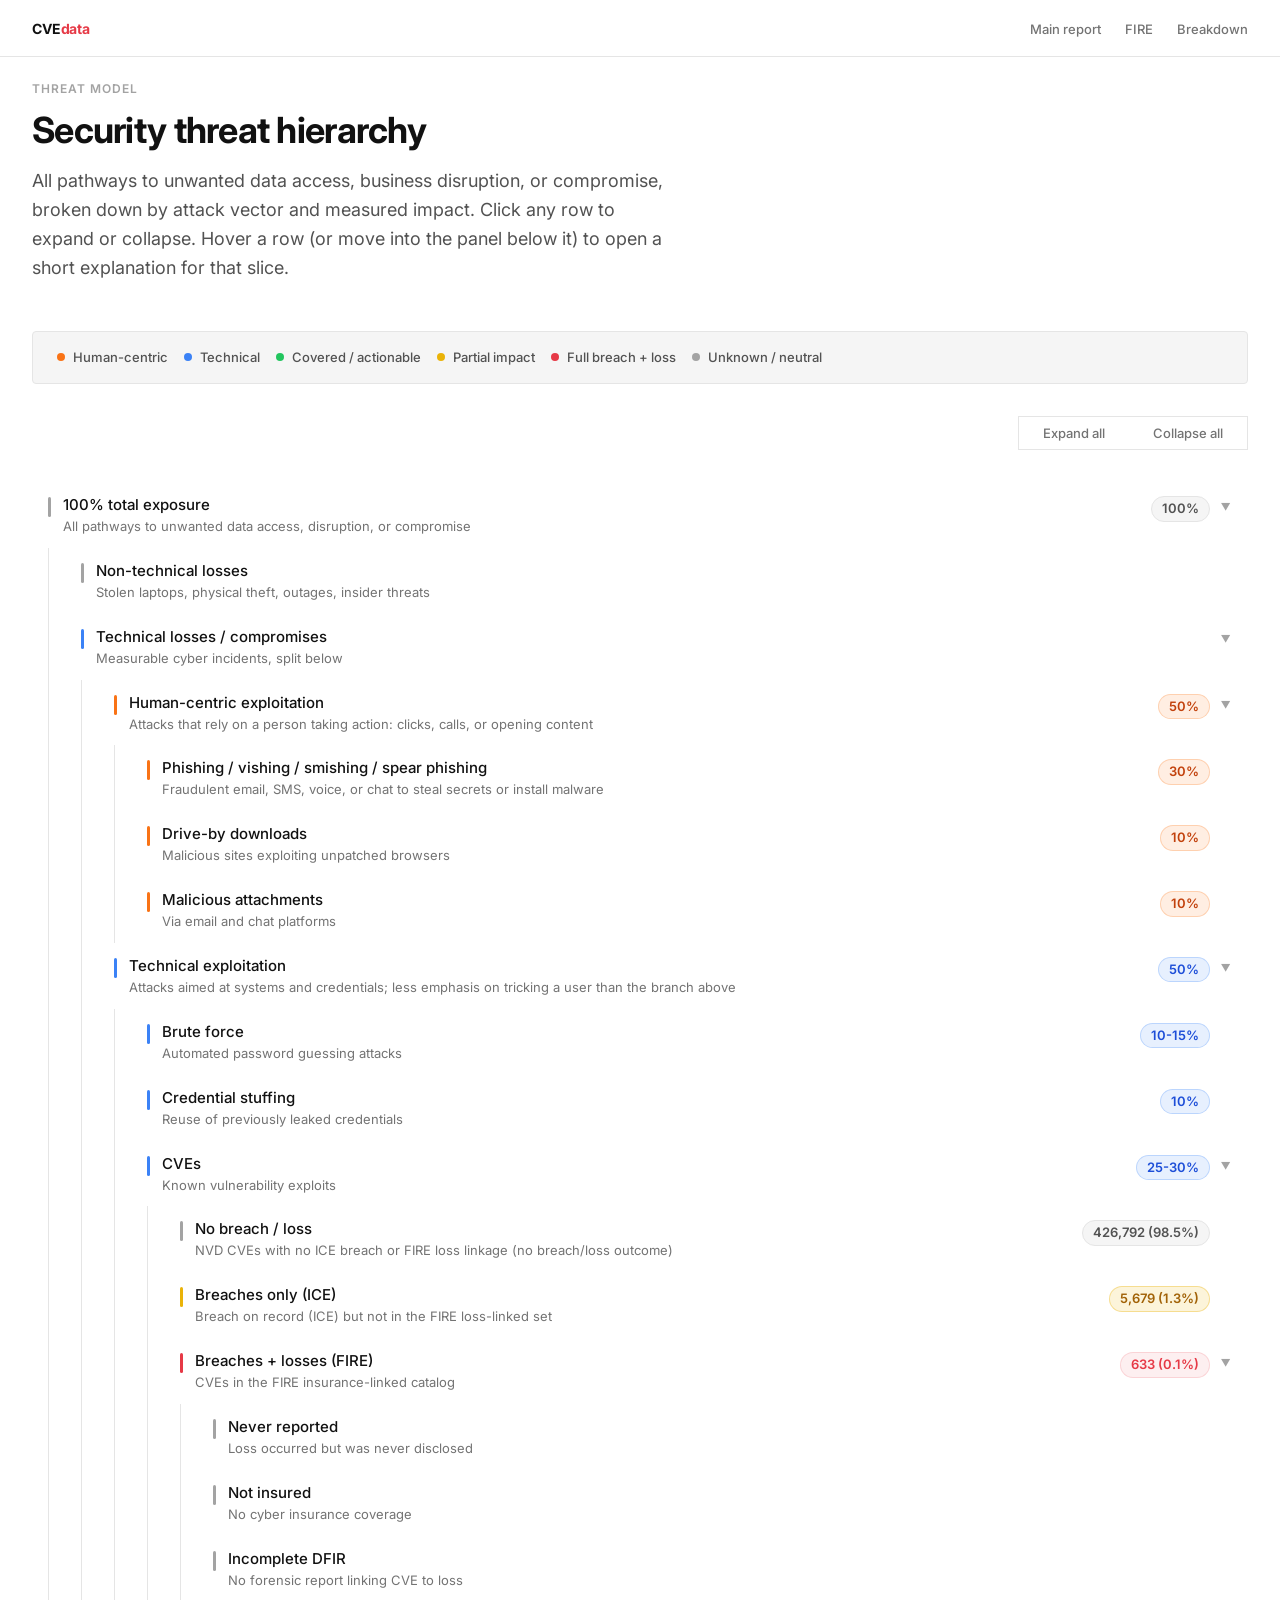
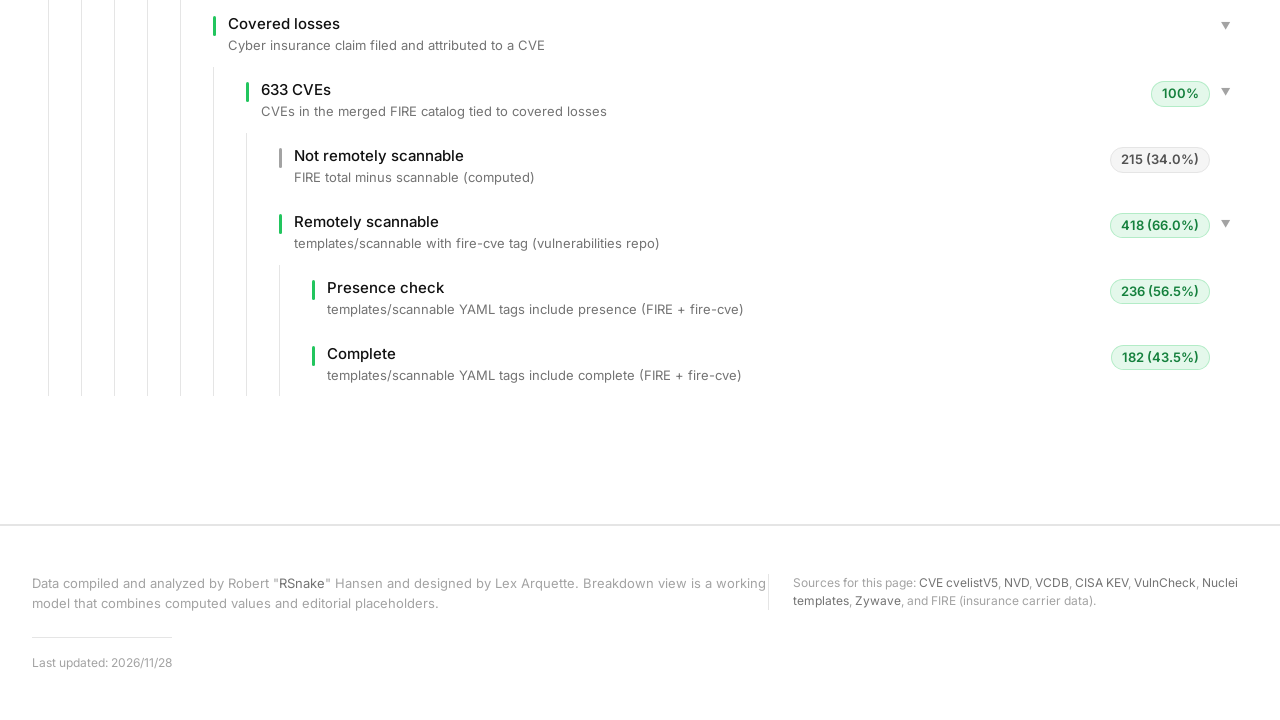
<file: breakdown.html>
<!DOCTYPE html>
<html lang="en">
<head>
  <meta charset="UTF-8">
  <meta name="viewport" content="width=device-width, initial-scale=1.0">
  <title>Security threat hierarchy | CVEdata.com</title>
  <link rel="apple-touch-icon" sizes="180x180" href="apple-touch-icon.png">
  <link rel="icon" type="image/png" sizes="32x32" href="favicon-32x32.png">
  <link rel="icon" type="image/png" sizes="16x16" href="favicon-16x16.png">
  <link rel="manifest" href="site.webmanifest">
  <link rel="stylesheet" href="static/css/main-20260212.css">
  <link rel="preconnect" href="https://fonts.googleapis.com" crossorigin>
  <link rel="preconnect" href="https://fonts.gstatic.com" crossorigin>
  <style>
    .breakdown-page {
      min-height: 100vh;
      background: var(--white);
      padding: calc(var(--grid) * 10) 0 calc(var(--grid) * 16);
    }

    .breakdown-page .section-header {
      margin-bottom: calc(var(--grid) * 6);
    }

    .breakdown-page .section-header h1 {
      font-size: 2.25rem;
      font-weight: 700;
      letter-spacing: -0.02em;
      line-height: 1.15;
      color: var(--black);
      margin-bottom: calc(var(--grid) * 2);
    }

    .breakdown-page .section-header p {
      font-size: 1.125rem;
      line-height: 1.6;
      color: var(--gray-600);
      max-width: 640px;
    }

    .breakdown-legend {
      display: flex;
      flex-wrap: wrap;
      gap: calc(var(--grid) * 2);
      align-items: center;
      margin-bottom: calc(var(--grid) * 4);
      padding: calc(var(--grid) * 2) calc(var(--grid) * 3);
      background: var(--gray-100);
      border: 1px solid var(--gray-200);
      border-radius: 4px;
      font-size: 0.8125rem;
      font-weight: 500;
      color: var(--gray-600);
    }

    .breakdown-legend .li {
      display: flex;
      align-items: center;
      gap: calc(var(--grid) * 1);
    }

    .breakdown-legend .ld {
      width: 8px;
      height: 8px;
      border-radius: 50%;
      flex-shrink: 0;
    }

    .ld-hc { background: var(--orange); }
    .ld-tech { background: #3b82f6; }
    .ld-teal { background: var(--green); }
    .ld-amber { background: var(--yellow); }
    .ld-red { background: var(--accent); }
    .ld-neutral { background: var(--gray-400); }

    .breakdown-controls {
      display: flex;
      justify-content: flex-end;
      margin-bottom: calc(var(--grid) * 4);
    }

    .breakdown-controls .toggle-group {
      margin: 0;
    }

    .breakdown-data-banner {
      font-size: 0.75rem;
      color: var(--gray-500);
      margin-bottom: calc(var(--grid) * 3);
      padding: calc(var(--grid) * 2);
      background: var(--off-white);
      border: 1px dashed var(--gray-300);
      border-radius: 4px;
    }

    .breakdown-page .tnode { margin: 0; }

    .breakdown-page .trow {
      display: flex;
      align-items: flex-start;
      gap: calc(var(--grid) * 1.5);
      padding: calc(var(--grid) * 1.5) calc(var(--grid) * 2);
      border-radius: 4px;
      transition: background 0.15s ease;
    }

    .breakdown-page .trow.clickable { cursor: pointer; }

    .breakdown-page .cbar {
      width: 3px;
      height: 20px;
      border-radius: 2px;
      flex-shrink: 0;
      margin-top: 3px;
      transform-origin: bottom center;
    }

    .breakdown-page .cbar.chart-enter {
      opacity: 0;
      transform: scaleY(0);
      transform-origin: bottom center;
      will-change: transform, opacity;
    }
    .breakdown-page .cbar.chart-enter-active {
      opacity: 1;
      transform: scaleY(1);
      transition: opacity 320ms ease-in-out, transform 320ms cubic-bezier(0.34, 1.56, 0.64, 1);
      transition-delay: var(--enter-delay, 0ms);
    }

    .breakdown-page .tinfo { flex: 1; min-width: 0; }

    .breakdown-page .trow-meta {
      display: flex;
      align-items: flex-start;
      gap: calc(var(--grid) * 1);
      flex-shrink: 0;
    }

    .breakdown-page .tlabel {
      font-size: 0.9375rem;
      font-weight: 500;
      color: var(--black);
      line-height: 1.4;
    }

    .breakdown-page .tnote {
      font-size: 0.8125rem;
      color: var(--gray-500);
      margin-top: 2px;
      line-height: 1.45;
    }

    .breakdown-page .tpct {
      font-size: 0.8125rem;
      font-weight: 600;
      padding: 2px 10px;
      border-radius: 999px;
      white-space: nowrap;
      margin-top: 2px;
    }

    .breakdown-page .tchev {
      font-size: 0.625rem;
      color: var(--gray-400);
      width: 14px;
      text-align: center;
      flex-shrink: 0;
      transition: transform 0.2s ease;
      margin-top: 5px;
    }

    .breakdown-page .tnode.open > .tnode__rowwrap > .trow .tchev {
      transform: rotate(90deg);
    }

    .breakdown-page .tspacer {
      width: 14px;
      flex-shrink: 0;
    }

    .breakdown-page .tchildren {
      padding-left: calc(var(--grid) * 2);
      border-left: 1px solid var(--gray-200);
      margin-left: calc(var(--grid) * 2);
    }

    .breakdown-page .tnode.closed > .tchildren {
      display: none;
    }

    .breakdown-page .cb-gray   { background: var(--gray-400); }
    .breakdown-page .cb-blue   { background: #3b82f6; }
    .breakdown-page .cb-coral  { background: var(--orange); }
    .breakdown-page .cb-teal   { background: var(--green); }
    .breakdown-page .cb-amber  { background: var(--yellow); }
    .breakdown-page .cb-red    { background: var(--accent); }

    .breakdown-page .tb-gray   { background: var(--gray-100); color: var(--gray-600); border: 1px solid var(--gray-200); }
    .breakdown-page .tb-blue   { background: rgba(59, 130, 246, 0.12); color: #1d4ed8; border: 1px solid rgba(59, 130, 246, 0.25); }
    .breakdown-page .tb-coral  { background: rgba(249, 115, 22, 0.12); color: #c2410c; border: 1px solid rgba(249, 115, 22, 0.25); }
    .breakdown-page .tb-teal   { background: rgba(34, 197, 94, 0.12); color: #15803d; border: 1px solid rgba(34, 197, 94, 0.25); }
    .breakdown-page .tb-amber  { background: rgba(234, 179, 8, 0.15); color: #a16207; border: 1px solid rgba(234, 179, 8, 0.35); }
    .breakdown-page .tb-red    { background: var(--accent-light); color: var(--accent); border: 1px solid var(--accent-medium); }

    /* Swiss-style inline drawer: opens beneath each row (hover/focus on row + drawer) */
    .breakdown-page .tnode__rowwrap {
      border-radius: 4px;
    }

    .breakdown-page .tnode__rowwrap:hover,
    .breakdown-page .tnode__rowwrap:focus-within {
      background: var(--gray-100);
    }

    /* Height is driven by JS (inline max-height) so collapsed drawers take no space — CSS grid 0fr was still reserving ~full text height in several browsers. */
    .breakdown-row-drawer {
      max-height: 0;
      overflow: hidden;
      opacity: 0;
      pointer-events: none;
      transition: max-height 320ms cubic-bezier(0.34, 1.56, 0.64, 1), opacity 280ms ease-in-out;
    }

    .breakdown-page .tnode__rowwrap.is-drawer-open .breakdown-row-drawer {
      opacity: 1;
      pointer-events: auto;
    }

    .breakdown-row-drawer__inner {
      overflow: hidden;
      min-height: 0;
      padding: calc(var(--grid) * 1.5) calc(var(--grid) * 2);
      padding-left: calc(var(--grid) * 2 + 3px + var(--grid) * 1.5);
      border-top: 1px solid var(--gray-200);
      border-left: 3px solid var(--black);
      background: var(--white);
    }

    .breakdown-page .tnode__rowwrap.is-drawer-open .breakdown-row-drawer__inner {
      box-shadow: inset 0 1px 0 rgba(0, 0, 0, 0.04);
    }

    .breakdown-row-drawer__body {
      margin: 0;
      max-width: none;
      font-size: 0.9375rem;
      line-height: 1.65;
      color: var(--gray-600);
      white-space: pre-wrap;
    }

    .breakdown-page .trow {
      outline: none;
    }

    .breakdown-page .trow:focus-visible {
      outline: 2px solid var(--black);
      outline-offset: 2px;
    }

    @media (prefers-reduced-motion: reduce) {
      .breakdown-row-drawer {
        transition: opacity 0.12s ease;
      }
      .breakdown-page .cbar.chart-enter {
        opacity: 1;
        transform: scaleY(1);
        will-change: auto;
      }
    }
  </style>
</head>
<body>
  <nav>
    <div class="container">
      <div class="nav-brand"><a href="index.html">CVE<span>data</span></a></div>
      <ul class="nav-links">
        <li><a href="index.html">Main report</a></li>
        <li><a href="fire.html">FIRE</a></li>
        <li><a href="breakdown.html" aria-current="page">Breakdown</a></li>
      </ul>
    </div>
  </nav>

  <div class="breakdown-page">
    <div class="container">
      <header class="section-header">
        <span class="label">Threat model</span>
        <h1>Security threat hierarchy</h1>
        <p>All pathways to unwanted data access, business disruption, or compromise, broken down by attack vector and measured impact. Click any row to expand or collapse. Hover a row (or move into the panel below it) to open a short explanation for that slice.</p>
      </header>

      <p id="breakdownBanner" class="breakdown-data-banner" hidden></p>

      <div class="breakdown-legend" aria-label="Legend">
        <span class="li"><span class="ld ld-hc"></span> Human-centric</span>
        <span class="li"><span class="ld ld-tech"></span> Technical</span>
        <span class="li"><span class="ld ld-teal"></span> Covered / actionable</span>
        <span class="li"><span class="ld ld-amber"></span> Partial impact</span>
        <span class="li"><span class="ld ld-red"></span> Full breach + loss</span>
        <span class="li"><span class="ld ld-neutral"></span> Unknown / neutral</span>
      </div>

      <div class="breakdown-controls">
        <div class="toggle-group" role="group" aria-label="Expand or collapse tree">
          <button type="button" class="toggle-btn" onclick="setAll(true)">Expand all</button>
          <button type="button" class="toggle-btn" onclick="setAll(false)">Collapse all</button>
        </div>
      </div>

      <div id="tt"></div>
    </div>
  </div>

  <hr class="divider">

  <footer>
    <div class="container">
      <div class="footer-left">
        Data compiled and analyzed by Robert "<a href="https://rsnake.com/" target="_blank">RSnake</a>" Hansen and designed by Lex Arquette.
        Breakdown view is a working model that combines computed values and editorial placeholders.
      </div>
      <div class="footer-sources">
        Sources for this page:
        <a href="https://github.com/CVEProject/cvelistV5" target="_blank">CVE cvelistV5</a>,
        <a href="https://nvd.nist.gov/" target="_blank">NVD</a>,
        <a href="https://github.com/vz-risk/VCDB" target="_blank">VCDB</a>,
        <a href="https://www.cisa.gov/known-exploited-vulnerabilities-catalog" target="_blank">CISA KEV</a>,
        <a href="https://vulncheck.io/" target="_blank">VulnCheck</a>,
        <a href="https://github.com/projectdiscovery/nuclei-templates" target="_blank">Nuclei templates</a>,
        <a href="https://www.zywave.com/" target="_blank">Zywave</a>,
        and FIRE (insurance carrier data).
      </div>
    </div>
    <div class="container">
      <div class="footer-updated" id="footerLastUpdated" style="display:none">Last updated: <span id="lastUpdated"></span></div>
    </div>
  </footer>

  <script src="static/js/fire-data.js"></script>
  <script src="static/js/breakdown-data.js"></script>
  <script>
    function escapeHtml(s) {
      return String(s ?? '')
        .replace(/&/g, '&amp;')
        .replace(/</g, '&lt;')
        .replace(/>/g, '&gt;')
        .replace(/"/g, '&quot;');
    }

    /** Same catalog total fire.html uses when pipeline has written fire-data.js */
    function getFireTotalFromFireOverrides() {
      var F = window.__FIRE_OVERRIDES || {};
      var y = F.fireVulnsByYear;
      if (y && y.available && typeof y.total === 'number') return y.total;
      var k = F.fireKevOverlap;
      if (k && k.available && typeof k.fireTotal === 'number') return k.fireTotal;
      return 0;
    }

    function getFireLastUpdatedFromOverrides() {
      var F = window.__FIRE_OVERRIDES || {};
      return F.lastUpdated || '';
    }

    /** Three outcome buckets (no breach/loss, ICE, FIRE) from fire-data when present. */
    function computeCveUniverseSplit() {
      var outcomeFlow = (window.__FIRE_OVERRIDES && window.__FIRE_OVERRIDES.fireSankey) || null;
      if (!outcomeFlow || !outcomeFlow.available || !outcomeFlow.link || !outcomeFlow.node || !outcomeFlow.node.label) return null;
      var tgt = outcomeFlow.link.target;
      var val = outcomeFlow.link.value;
      if (!tgt || !val || tgt.length !== val.length) return null;
      var nLabels = outcomeFlow.node.label.length;
      var nCat = 3;
      var nLeft = nLabels - nCat;
      if (nLeft < 0) return null;
      var iNo = nLeft;
      var iIce = nLeft + 1;
      var iFire = nLeft + 2;
      var noBreach = 0;
      var ice = 0;
      var fire = 0;
      for (var i = 0; i < tgt.length; i++) {
        var t = tgt[i];
        var v = val[i];
        if (t === iNo) noBreach += v;
        else if (t === iIce) ice += v;
        else if (t === iFire) fire += v;
      }
      var total = noBreach + ice + fire;
      if (total <= 0) return null;
      function fmt(n) {
        return n.toLocaleString() + ' (' + ((100 * n) / total).toFixed(1) + '%)';
      }
      return {
        noKnownBreach: fmt(noBreach),
        breachesOnly: fmt(ice),
        breachesLosses: fmt(fire),
      };
    }

    var EDITORIAL_CVE_UNIVERSE = { noKnownBreach: '97.8-98.6%', breachesOnly: '1.2-2.1%', breachesLosses: '0.2%' };

    /**
     * The FIRE node's percentage and the '<n> CVEs' node below it are the same
     * quantity, so they must come from the same file and the same pipeline run.
     * Resolve them as a pair: breakdown-data.js first, then fire-data.js, then
     * editorial. Taking one from each file is what made the page show 616 and
     * 617 side by side.
     */
    function resolveUniverse(m) {
      if (m && m.cveUniverseSplit && typeof m.fireTotal === 'number' && m.fireTotal > 0) {
        return { U: m.cveUniverseSplit, ft: m.fireTotal };
      }
      var cveSplit = computeCveUniverseSplit();
      var fireTotal = getFireTotalFromFireOverrides();
      if (cveSplit && fireTotal > 0) {
        return { U: cveSplit, ft: fireTotal };
      }
      return { U: EDITORIAL_CVE_UNIVERSE, ft: 0 };
    }

    function buildTree(m) {
      var resolved = resolveUniverse(m);
      var U = resolved.U;
      var ft = resolved.ft;
      var cvesPctStr = '25-30%';
      var hasScanSplit =
        m &&
        Object.prototype.hasOwnProperty.call(m, 'scannableFire') &&
        Object.prototype.hasOwnProperty.call(m, 'notScannableFire') &&
        typeof m.scannableFire === 'number' &&
        typeof m.notScannableFire === 'number';
      var sc = hasScanSplit ? m.scannableFire : null;
      var ns = hasScanSplit ? m.notScannableFire : null;
      var pctSc = ft > 0 && sc != null ? ((sc / ft) * 100).toFixed(1) : '';
      var pctNs = ft > 0 && ns != null ? ((ns / ft) * 100).toFixed(1) : '';
      var scanPctStr = hasScanSplit && sc != null && ns != null
        ? (sc.toLocaleString() + ' (' + pctSc + '%)')
        : '-';
      var noscanPctStr = hasScanSplit && sc != null && ns != null
        ? (ns.toLocaleString() + ' (' + pctNs + '%)')
        : '-';
      var hasTagSplit =
        hasScanSplit &&
        m &&
        Object.prototype.hasOwnProperty.call(m, 'scannableFirePresence') &&
        Object.prototype.hasOwnProperty.call(m, 'scannableFireComplete') &&
        typeof m.scannableFirePresence === 'number' &&
        typeof m.scannableFireComplete === 'number';
      var pres = hasTagSplit ? m.scannableFirePresence : null;
      var comp = hasTagSplit ? m.scannableFireComplete : null;
      var pctPres = hasTagSplit && sc != null && sc > 0 && pres != null ? ((100 * pres) / sc).toFixed(1) : '';
      var pctComp = hasTagSplit && sc != null && sc > 0 && comp != null ? ((100 * comp) / sc).toFixed(1) : '';
      var presPctStr = hasTagSplit && pres != null && sc != null && sc > 0
        ? (pres.toLocaleString() + ' (' + pctPres + '%)')
        : '-';
      var compPctStr = hasTagSplit && comp != null && sc != null && sc > 0
        ? (comp.toLocaleString() + ' (' + pctComp + '%)')
        : '-';
      var scanChildren = [];
      if (hasTagSplit && pres != null && comp != null) {
        scanChildren.push({
          id: 'scanpres',
          label: 'Presence check',
          note: 'templates/scannable YAML tags include presence (FIRE + fire-cve)',
          pct: presPctStr,
          color: 'teal',
          children: [],
        });
        scanChildren.push({
          id: 'scancomp',
          label: 'Complete',
          note: 'templates/scannable YAML tags include complete (FIRE + fire-cve)',
          pct: compPctStr,
          color: 'teal',
          children: [],
        });
      }
      var fireLabel = ft > 0 ? (ft.toLocaleString() + ' CVEs') : 'FIRE CVEs';

      return {
        id: 'root',
        label: '100% total exposure',
        note: 'All pathways to unwanted data access, disruption, or compromise',
        pct: '100%',
        color: 'gray',
        open: true,
        children: [
          { id: 'nontch', label: 'Non-technical losses', note: 'Stolen laptops, physical theft, outages, insider threats', pct: '?%', color: 'gray', children: [] },
          {
            id: 'tech',
            label: 'Technical losses / compromises',
            note: 'Measurable cyber incidents, split below',
            pct: '?%',
            color: 'blue',
            open: true,
            children: [
              {
                id: 'human',
                label: 'Human-centric exploitation',
                note: 'Attacks that rely on a person taking action: clicks, calls, or opening content',
                pct: '50%',
                color: 'coral',
                open: true,
                children: [
                  {
                    id: 'phish',
                    label: 'Phishing / vishing / smishing / spear phishing',
                    note: 'Fraudulent email, SMS, voice, or chat to steal secrets or install malware',
                    pct: '30%',
                    color: 'coral',
                    children: [],
                  },
                  { id: 'drby', label: 'Drive-by downloads', note: 'Malicious sites exploiting unpatched browsers', pct: '10%', color: 'coral', children: [] },
                  { id: 'malat', label: 'Malicious attachments', note: 'Via email and chat platforms', pct: '10%', color: 'coral', children: [] }
                ]
              },
              {
                id: 'techex',
                label: 'Technical exploitation',
                note: 'Attacks aimed at systems and credentials; less emphasis on tricking a user than the branch above',
                pct: '50%',
                color: 'blue',
                open: true,
                children: [
                  { id: 'brute', label: 'Brute force', note: 'Automated password guessing attacks', pct: '10-15%', color: 'blue', children: [] },
                  { id: 'cred', label: 'Credential stuffing', note: 'Reuse of previously leaked credentials', pct: '10%', color: 'blue', children: [] },
                  {
                    id: 'cves',
                    label: 'CVEs',
                    note: 'Known vulnerability exploits',
                    pct: cvesPctStr,
                    color: 'blue',
                    open: true,
                    children: [
                      { id: 'unused', label: 'No breach / loss', note: 'NVD CVEs with no ICE breach or FIRE loss linkage (no breach/loss outcome)', pct: U.noKnownBreach, color: 'gray', children: [] },
                      { id: 'bonly', label: 'Breaches only (ICE)', note: 'Breach on record (ICE) but not in the FIRE loss-linked set', pct: U.breachesOnly, color: 'amber', children: [] },
                      {
                        id: 'bloss',
                        label: 'Breaches + losses (FIRE)',
                        note: 'CVEs in the FIRE insurance-linked catalog',
                        pct: U.breachesLosses,
                        color: 'red',
                        open: true,
                        children: [
                          { id: 'norep', label: 'Never reported', note: 'Loss occurred but was never disclosed', pct: '?%', color: 'gray', children: [] },
                          { id: 'noins', label: 'Not insured', note: 'No cyber insurance coverage', pct: '?%', color: 'gray', children: [] },
                          { id: 'nodfir', label: 'Incomplete DFIR', note: 'No forensic report linking CVE to loss', pct: '?%', color: 'gray', children: [] },
                          {
                            id: 'cov',
                            label: 'Covered losses',
                            note: 'Cyber insurance claim filed and attributed to a CVE',
                            pct: '?%',
                            color: 'teal',
                            open: true,
                            children: [
                              {
                                id: 'c558',
                                label: fireLabel,
                                note: 'CVEs in the merged FIRE catalog tied to covered losses',
                                pct: '100%',
                                color: 'teal',
                                open: true,
                                children: [
                                  {
                                    id: 'noscan',
                                    label: 'Not remotely scannable',
                                    note: 'FIRE total minus scannable (computed)',
                                    pct: noscanPctStr,
                                    color: 'gray',
                                    children: [],
                                  },
                                  {
                                    id: 'scan',
                                    label: 'Remotely scannable',
                                    note: 'templates/scannable with fire-cve tag (vulnerabilities repo)',
                                    pct: scanPctStr,
                                    color: 'teal',
                                    open: true,
                                    children: scanChildren,
                                  },
                                ]
                              }
                            ]
                          }
                        ]
                      }
                    ]
                  }
                ]
              }
            ]
          }
        ]
      };
    }

    function getDrawerBodyForNode(id) {
      var d = window.__BREAKDOWN_DATA || {};
      var raw = (d.modals && d.modals[id]) || {};
      if ('body' in raw) return raw.body;
      return 'No explanation has been added for this node yet.';
    }

    function render(n) {
      var hc = n.children && n.children.length > 0;
      var isOpen = n.open !== false;
      var drawerBody = escapeHtml(getDrawerBodyForNode(n.id));
      var drawer =
        '<div class="breakdown-row-drawer" aria-hidden="true">' +
          '<div class="breakdown-row-drawer__inner">' +
            '<div class="breakdown-row-drawer__body">' + drawerBody + '</div>' +
          '</div>' +
        '</div>';
      return (
        '<div class="tnode ' + (hc ? (isOpen ? 'open' : 'closed') : '') + '" id="n-' + n.id + '">' +
          '<div class="tnode__rowwrap">' +
            '<div class="trow ' + (hc ? 'clickable' : '') + '" tabindex="0" ' + (hc ? 'onclick="tog(\'' + n.id + '\')"' : '') + '>' +
              '<div class="cbar cb-' + n.color + '"></div>' +
              '<div class="tinfo">' +
                '<div class="tlabel">' + n.label + '</div>' +
                (n.note ? '<div class="tnote">' + n.note + '</div>' : '') +
              '</div>' +
              '<div class="trow-meta">' +
                (n.pct && n.pct !== '?%' ? '<span class="tpct tb-' + n.color + '">' + n.pct + '</span>' : '') +
                (hc ? '<span class="tchev">&#9658;</span>' : '<span class="tspacer"></span>') +
              '</div>' +
            '</div>' +
            drawer +
          '</div>' +
          (hc ? '<div class="tchildren">' + n.children.map(function(c) { return render(c); }).join('') + '</div>' : '') +
        '</div>'
      );
    }

    function tog(id) {
      var el = document.getElementById('n-' + id);
      el.classList.toggle('open');
      el.classList.toggle('closed');
    }

    function setAll(open) {
      document.querySelectorAll('.tnode').forEach(function(el) {
        if (el.querySelector('.tchildren')) {
          el.classList.toggle('open', open);
          el.classList.toggle('closed', !open);
        }
      });
    }

    var DATA = window.__BREAKDOWN_DATA || {};
    var lastUp = (DATA && DATA.lastUpdated) || getFireLastUpdatedFromOverrides();
    if (lastUp) {
      var footerWrap = document.getElementById('footerLastUpdated');
      var footerDate = document.getElementById('lastUpdated');
      if (footerWrap && footerDate) {
        footerDate.textContent = lastUp;
        footerWrap.style.display = '';
      }
    }
    var banner = document.getElementById('breakdownBanner');
    var fireTotalFallback = getFireTotalFromFireOverrides();
    var hasAnyFireMetrics = (DATA && DATA.available) || fireTotalFallback > 0;
    if (!hasAnyFireMetrics) {
      banner.hidden = false;
      banner.textContent = 'FIRE catalog totals are not loaded. Run the v3 pipeline (process fire + render) so static/js/fire-data.js and breakdown-data.js are generated, or open this page from a built site that includes those files.';
    } else {
      banner.hidden = true;
    }

    var treeRoot = buildTree(DATA);
    document.getElementById('tt').innerHTML = render(treeRoot);

    (function initHierarchyBarEntrance() {
      var STAGGER = 40;
      var reduceMotion = window.matchMedia && window.matchMedia('(prefers-reduced-motion: reduce)').matches;
      var rows = document.querySelectorAll('.trow');
      rows.forEach(function(row, i) {
        var bar = row.querySelector('.cbar');
        if (!bar) return;
        bar.classList.add('chart-enter');
        bar.style.setProperty('--enter-delay', Math.min(i * STAGGER, 2000) + 'ms');
        if (reduceMotion) {
          row.setAttribute('data-animated', '');
          bar.setAttribute('data-animated', '');
          bar.classList.remove('chart-enter');
          bar.classList.add('chart-enter-active');
        }
      });
      if (reduceMotion) return;
      var obs = new IntersectionObserver(function(entries) {
        entries.forEach(function(entry) {
          if (!entry.isIntersecting) return;
          var row = entry.target;
          if (row.getAttribute('data-animated')) return;
          row.setAttribute('data-animated', '');
          var bar = row.querySelector('.cbar');
          if (bar) {
            bar.setAttribute('data-animated', '');
            bar.classList.remove('chart-enter');
            bar.classList.add('chart-enter-active');
            bar.style.willChange = 'transform, opacity';
            var cleared = false;
            var onEnd = function(ev) {
              if (ev.target !== bar || (ev.propertyName !== 'opacity' && ev.propertyName !== 'transform')) return;
              if (cleared) return;
              cleared = true;
              bar.removeEventListener('transitionend', onEnd);
              bar.style.willChange = '';
            };
            bar.addEventListener('transitionend', onEnd);
          }
          obs.unobserve(row);
        });
      }, { threshold: 0.15 });
      rows.forEach(function(row) {
        if (row.querySelector('.cbar')) obs.observe(row);
      });
    })();

    (function initInlineDrawer() {
      function syncExpanded(wrap, open) {
        var dr = wrap.querySelector('.breakdown-row-drawer');
        var inner = wrap.querySelector('.breakdown-row-drawer__inner');
        if (!dr || !inner) return;
        if (open) {
          wrap.classList.add('is-drawer-open');
          dr.setAttribute('aria-hidden', 'false');
          dr.style.maxHeight = Math.ceil(inner.scrollHeight) + 4 + 'px';
        } else {
          wrap.classList.remove('is-drawer-open');
          dr.setAttribute('aria-hidden', 'true');
          dr.style.maxHeight = '0px';
        }
      }

      document.querySelectorAll('.tnode__rowwrap').forEach(function(wrap) {
        var dr = wrap.querySelector('.breakdown-row-drawer');
        if (!dr) return;
        dr.style.maxHeight = '0px';

        wrap.addEventListener('mouseenter', function() { syncExpanded(wrap, true); });
        wrap.addEventListener('mouseleave', function(e) {
          if (!wrap.contains(e.relatedTarget)) syncExpanded(wrap, false);
        });
        wrap.addEventListener('focusin', function() { syncExpanded(wrap, true); });
        wrap.addEventListener('focusout', function(e) {
          if (!wrap.contains(e.relatedTarget)) syncExpanded(wrap, false);
        });
      });

      window.addEventListener('resize', function() {
        document.querySelectorAll('.tnode__rowwrap.is-drawer-open').forEach(function(wrap) {
          var dr = wrap.querySelector('.breakdown-row-drawer');
          var inner = wrap.querySelector('.breakdown-row-drawer__inner');
          if (dr && inner) dr.style.maxHeight = Math.ceil(inner.scrollHeight) + 4 + 'px';
        });
      });
    })();
  </script>
</body>
</html>
</file>
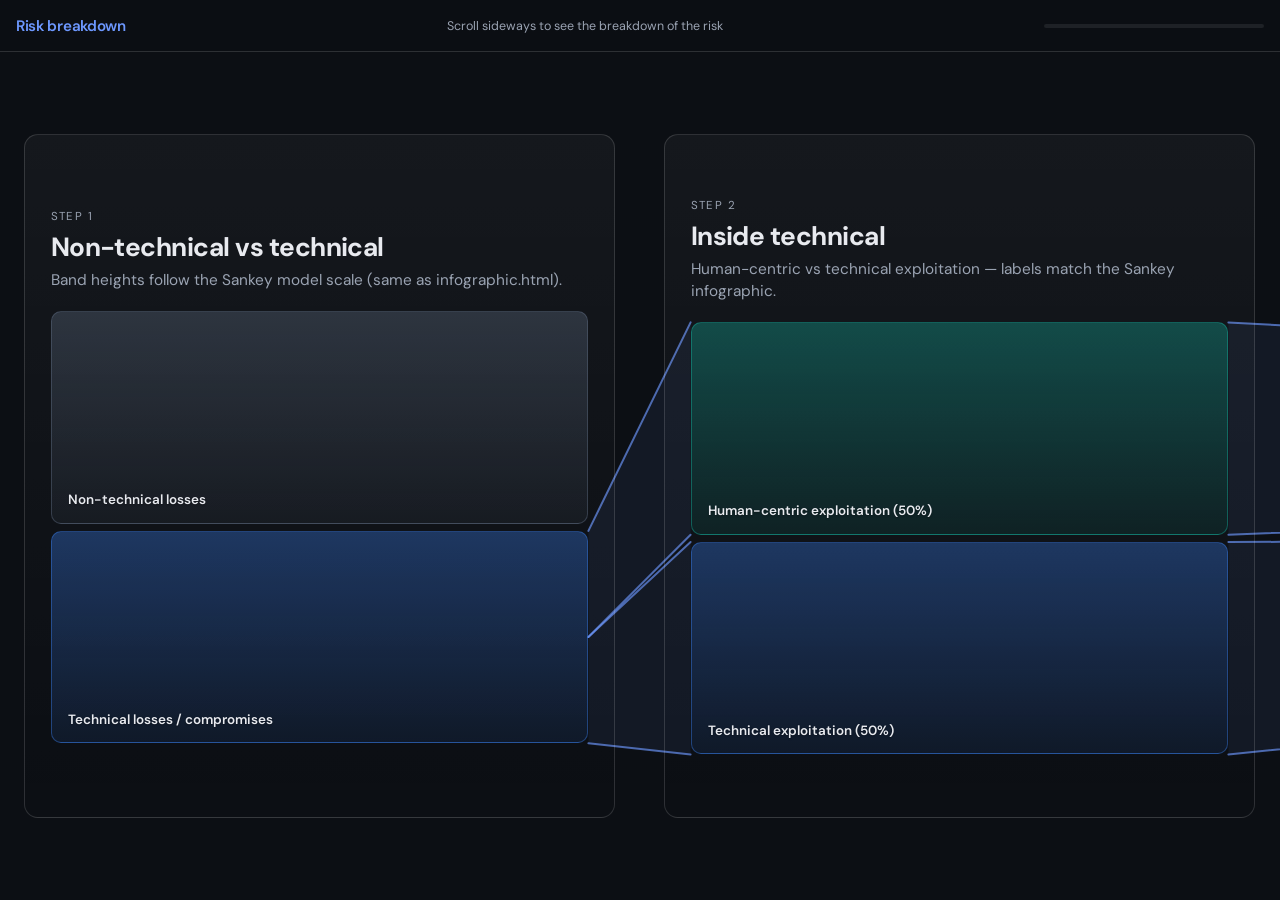
<file: infographic-v2.html>
<!DOCTYPE html>
<html lang="en">
<head>
  <meta charset="UTF-8">
  <meta name="viewport" content="width=device-width, initial-scale=1.0">
  <title>Risk breakdown — infographic v2 (horizontal)</title>
  <link rel="preconnect" href="https://fonts.googleapis.com">
  <link rel="preconnect" href="https://fonts.gstatic.com" crossorigin>
  <link href="https://fonts.googleapis.com/css2?family=DM+Sans:ital,opsz,wght@0,9..40,400;0,9..40,600;0,9..40,700&display=swap" rel="stylesheet">
  <style>
    :root {
      --bg: #0c0f14;
      --panel: rgba(255, 255, 255, 0.04);
      --border: rgba(255, 255, 255, 0.14);
      --text: #e8eaef;
      --muted: #9aa3b2;
      --accent: #6d98ff;
      /* ~half the viewport per stop */
      --panel-width: 50vw;
      --chrome-h: 3.25rem;
      /* Fixed chart area: slices stack top → bottom and grow vertically */
      --chart-area-h: clamp(220px, 48vh, 520px);
    }

    * { box-sizing: border-box; }

    html {
      scroll-behavior: smooth;
    }

    body {
      margin: 0;
      font-family: "DM Sans", system-ui, sans-serif;
      background: var(--bg);
      color: var(--text);
      overflow-x: hidden;
    }

    .chrome {
      position: fixed;
      top: 0;
      left: 0;
      right: 0;
      z-index: 20;
      display: flex;
      align-items: center;
      justify-content: space-between;
      gap: 1rem;
      padding: 0.5rem 1rem;
      min-height: var(--chrome-h);
      background: rgba(12, 15, 20, 0.92);
      border-bottom: 1px solid var(--border);
      backdrop-filter: blur(8px);
    }

    .chrome h1 {
      margin: 0;
      font-size: 0.95rem;
      font-weight: 600;
      color: var(--accent);
      letter-spacing: -0.02em;
    }

    .chrome__hint {
      font-size: 0.78rem;
      color: var(--muted);
      white-space: nowrap;
    }

    .chrome__progress {
      flex: 1;
      max-width: 220px;
      height: 4px;
      border-radius: 999px;
      background: rgba(255, 255, 255, 0.08);
      overflow: hidden;
    }

    .chrome__progress-fill {
      height: 100%;
      width: 0%;
      background: linear-gradient(90deg, var(--accent), #22d3ee);
      transition: width 0.15s ease-out;
    }

    .h-scroll {
      margin-top: var(--chrome-h);
      width: 100%;
      height: calc(100vh - var(--chrome-h));
      min-height: 520px;
      overflow-x: auto;
      overflow-y: hidden;
      scroll-snap-type: x mandatory;
      scrollbar-color: rgba(109, 152, 255, 0.45) rgba(255, 255, 255, 0.06);
    }

    .track {
      position: relative;
      display: flex;
      flex-direction: row;
      height: 100%;
      width: max-content;
    }

    .flow-connectors {
      position: absolute;
      left: 0;
      top: 0;
      pointer-events: none;
      z-index: 0;
      overflow: visible;
    }

    .flow-connectors .conn-fill {
      fill: rgba(109, 152, 255, 0.07);
      stroke: none;
    }

    .flow-connectors .conn-line {
      fill: none;
      stroke: rgba(109, 152, 255, 0.65);
      stroke-width: 2;
      stroke-linecap: round;
    }

    .panel {
      position: relative;
      z-index: 1;
      flex: 0 0 var(--panel-width);
      width: var(--panel-width);
      min-width: var(--panel-width);
      height: 100%;
      scroll-snap-align: start;
      scroll-snap-stop: always;
      padding: clamp(0.75rem, 2vw, 1.5rem);
      border-right: 1px solid transparent;
      display: flex;
      flex-direction: column;
      justify-content: center;
    }

    .panel__inner {
      border: 1px solid var(--border);
      border-radius: 14px;
      background: linear-gradient(180deg, var(--panel) 0%, transparent 100%);
      padding: clamp(1rem, 2vw, 1.75rem);
      min-height: min(76vh, 820px);
      display: flex;
      flex-direction: column;
      justify-content: center;
      transform: scale(0.96);
      opacity: 0.55;
      transition: transform 0.45s ease, opacity 0.45s ease;
    }

    .panel.is-active .panel__inner {
      transform: scale(1);
      opacity: 1;
    }

    .panel__kicker {
      font-size: 0.72rem;
      letter-spacing: 0.12em;
      text-transform: uppercase;
      color: var(--muted);
      margin: 0 0 0.5rem;
    }

    .panel__title {
      margin: 0 0 0.35rem;
      font-size: clamp(1.15rem, 2.1vw, 1.65rem);
      letter-spacing: -0.02em;
      line-height: 1.2;
    }

    .panel__sub {
      margin: 0 0 1.25rem;
      color: var(--muted);
      font-size: clamp(0.85rem, 1.2vw, 0.98rem);
      line-height: 1.45;
    }

    /* Vertical stack: larger / “rest” on top, focus slice below (then grows to full height) */
    .chart-stack {
      display: flex;
      flex-direction: column;
      width: 100%;
      height: var(--chart-area-h);
      min-height: var(--chart-area-h);
      gap: 0.45rem;
    }

    .chart-stack .block {
      min-height: 0;
      width: 100%;
    }

    .block {
      position: relative;
      border-radius: 10px;
      border: 1px solid rgba(255, 255, 255, 0.14);
      padding: 0.85rem 1rem;
      min-width: 0;
      display: flex;
      flex-direction: column;
      justify-content: flex-end;
      overflow: hidden;
      transition: opacity 0.35s ease, filter 0.35s ease;
    }

    .block__label {
      font-size: clamp(0.78rem, 1.05vw, 0.92rem);
      line-height: 1.25;
      font-weight: 600;
      text-shadow: 0 1px 2px rgba(0, 0, 0, 0.35);
    }

    .block__value {
      margin-top: 0.35rem;
      font-size: clamp(0.72rem, 0.95vw, 0.85rem);
      color: rgba(232, 234, 239, 0.85);
    }

    /* Grow panel: focus starts as a short band (fraction of chart height), expands vertically to 100% */
    /* Align the growing band to the bottom (same position as the focus band in split views). */
    .panel--grow .chart-stack--grow {
      justify-content: flex-end;
    }

    .panel--grow .chart-stack--grow .block--grow {
      flex: 0 0 var(--grow-from, 30%);
      max-height: var(--grow-from, 30%);
      width: 100%;
      transition: flex 0.8s cubic-bezier(0.22, 1, 0.36, 1), max-height 0.8s cubic-bezier(0.22, 1, 0.36, 1);
    }

    .panel--grow.is-active .chart-stack--grow .block--grow {
      flex: 1 1 100%;
      max-height: 100%;
    }

    .badge {
      display: inline-block;
      margin-top: 0.35rem;
      font-size: 0.7rem;
      color: var(--muted);
      letter-spacing: 0.06em;
      text-transform: uppercase;
    }

    /* Step 3: two isolated stacks (human-centric above, technical exploitation below). */
    .dual-branch-stack {
      display: flex;
      flex-direction: column;
      gap: 0.75rem;
      width: 100%;
      height: var(--chart-area-h);
      min-height: var(--chart-area-h);
    }

    .isolated-box {
      flex: 1 1 0;
      min-height: 0;
      display: flex;
      flex-direction: column;
      border: 1px solid rgba(255, 255, 255, 0.2);
      border-radius: 12px;
      padding: 0.5rem 0.65rem 0.55rem;
      background: rgba(255, 255, 255, 0.025);
    }

    .isolated-box__header {
      flex: 0 0 auto;
      font-size: 0.72rem;
      font-weight: 600;
      color: var(--muted);
      margin: 0 0 0.35rem;
      letter-spacing: 0.06em;
      text-transform: uppercase;
    }

    .isolated-box .chart-stack {
      flex: 1 1 auto;
      min-height: 0;
      height: auto;
    }
  </style>
</head>
<body>
  <header class="chrome">
    <h1 id="chromeTitle">Risk breakdown — infographic v2</h1>
    <span class="chrome__hint" id="chromeHint">Scroll sideways → stacked splits; Step 7 expands the focus band</span>
    <div class="chrome__progress" aria-hidden="true"><div class="chrome__progress-fill" id="scrollProgress"></div></div>
  </header>

  <div class="h-scroll" id="hScroll" tabindex="0" aria-label="Horizontal infographic panels">
    <div class="track" id="track"></div>
  </div>

  <script>
    const INFOGRAPHIC_V2 = {
      pageTitle: "Risk breakdown",
      chromeTitle: "Risk breakdown",
      hint: "Scroll sideways to see the breakdown of the risk",

      colors: {
        nonTechnical: "#64748b",
        human: "#14b8a6",
        technical: "#3b82f6",
        cve: "#f59e0b",
        losses: "#ef4444",
        covered: "#a855f7",
        scannable: "#06b6d4",
      },

      // Same numeric scale as infographic.html SANKEY_CONFIG (100 = 100% of total exposure).
      values: {
        total: 100,
        nonTechnical: 50,
        technical: 50,
        humanCentric: 25,
        technicalExploitation: 25,
        phishing: 15,
        driveBy: 5,
        attachments: 5,
        brute: 6.25,
        credentialStuffing: 5,
        cves: 13.75,
        noKnownBreach: 13.4475,
        breachesOnly: 0.275,
        breachesAndLosses: 0.0275,
        neverReported: 0.006875,
        notInsured: 0.006875,
        nonCveOrIncomplete: 0.006875,
        covered: 0.006875,
        coveredCves: 0.006875,
        scannable: 0.003596,
        notScannable: 0.003214,
        unclassifiedTail: 0.000065,
      },

      // Display labels — must match infographic.html SANKEY_CONFIG.labels (source of truth).
      labels: {
        total: "100% total exposure",
        nonTechnical: "Non-technical losses",
        technical: "Technical losses / compromises",
        humanCentric: "Human-centric exploitation (50%)",
        technicalExploitation: "Technical exploitation (50%)",
        phishing: "Phishing / vishing / smishing / spear phishing (30%)",
        driveBy: "Drive-by downloads (10%)",
        attachments: "Malicious attachments (10%)",
        cves: "CVEs (25-30%)",
        brute: "Brute force (10-15%)",
        credentialStuffing: "Credential stuffing (10%)",
        noKnownBreach: "Unused CVEs (97.8-98.6% of CVEs)",
        breachesOnly: "Breaches only (1.2-2.1% of CVEs)",
        breachesAndLosses: "Breaches and losses (0.2% of CVEs)",
        neverReported: "Never reported (?%)",
        notInsured: "Not insured (?%)",
        nonCveOrIncomplete: "Incomplete DFIR (?%)",
        covered: "Covered (?%)",
        coveredCves: "558 CVEs",
        scannable: "292 scannable remotely (52.3%)",
        notScannable: "266 not remotely scannable (48.1%)",
      },
    };

    window.INFOGRAPHIC_V2 = INFOGRAPHIC_V2;

    function esc(s) {
      const n = document.createElement("div");
      n.textContent = String(s);
      return n.innerHTML;
    }

    function blockSegment(label, color, flexWt, extraClass = "") {
      return `<div class="block ${extraClass}" style="flex:${flexWt} 1 0;min-height:0;background:linear-gradient(180deg, ${color}55 0%, ${color}18 100%);border-color:${color}66">
        <div class="block__label">${esc(label)}</div>
      </div>`;
    }

    /** Rest on top, focus on bottom — heights follow focusShare (e.g. 0.3 → 30% bottom band). */
    function blockVerticalSplit(restLabel, restColor, focusLabel, focusColor, focusShare) {
      const r = Math.max(1, Math.round((1 - focusShare) * 100));
      const f = Math.max(1, Math.round(focusShare * 100));
      return `<div class="chart-stack chart-stack--split">
        ${blockSegment(restLabel, restColor, r, "block--rest")}
        ${blockSegment(focusLabel, focusColor, f, "block--focus")}
      </div>`;
    }

    function blockGrow(label, color, growFromFrac) {
      const pct = Math.max(8, Math.round(growFromFrac * 100));
      return `<div class="chart-stack chart-stack--grow">
        <div class="block block--grow" style="--grow-from:${pct}%;background:linear-gradient(180deg, ${color}55 0%, ${color}18 100%);border-color:${color}66">
          <div class="block__label">${esc(label)}</div>
          <span class="badge">Expands to full chart height when active</span>
        </div>
      </div>`;
    }

    function blockTripleVertical(a, b, c) {
      return `<div class="chart-stack chart-stack--split">
        ${blockSegment(a.label, a.color, a.flex, "block--rest")}
        ${blockSegment(b.label, b.color, b.flex, "block--rest")}
        ${blockSegment(c.label, c.color, c.flex, "block--focus")}
      </div>`;
    }

    /** Human-centric branch only (no highlight path through this stack). */
    function blockTripleVerticalAllRest(items) {
      return `<div class="chart-stack chart-stack--split">
        ${items.map((it) => blockSegment(it.label, it.color, it.flex, "block--rest")).join("")}
      </div>`;
    }

    /** Step 3: separate boxes — human vectors (top) vs technical exploitation drill-down (bottom). */
    function step3DualIsolatedHtml(cfg) {
      const C = cfg.colors;
      const V = cfg.values;
      const L = cfg.labels;
      const notCveVectors = V.brute + V.credentialStuffing;
      const brutePlusCredLabel = `${L.brute} + ${L.credentialStuffing}`;
      const humanChart = blockTripleVerticalAllRest([
        { label: L.phishing, color: C.human, flex: V.phishing },
        { label: L.driveBy, color: C.human, flex: V.driveBy },
        { label: L.attachments, color: C.human, flex: V.attachments },
      ]);
      const techChart = blockVerticalSplit(
        brutePlusCredLabel,
        C.technical,
        L.cves,
        C.technical,
        V.cves / (V.cves + notCveVectors)
      );
      return `<div class="dual-branch-stack">
        <div class="isolated-box isolated-box--human">
          <div class="isolated-box__header">${esc(L.humanCentric)}</div>
          ${humanChart}
        </div>
        <div class="isolated-box isolated-box--technical">
          <div class="isolated-box__header">${esc(L.technicalExploitation)}</div>
          ${techChart}
        </div>
      </div>`;
    }

    function blockQuadVertical(items) {
      return `<div class="chart-stack chart-stack--split">
        ${items.map((it, idx) => blockSegment(it.label, it.color, it.flex, idx === items.length - 1 ? "block--focus" : "block--rest")).join("")}
      </div>`;
    }

    /**
     * Six split panels (stacked bands) + one final grow panel (scannable).
     * Band heights use the same normalized values as infographic.html SANKEY_CONFIG.
     */
    function buildBeats(cfg) {
      const C = cfg.colors;
      const V = cfg.values;
      const L = cfg.labels;
      const splits = [
        {
          kicker: "Step 1",
          title: "Non-technical vs technical",
          sub: "Band heights follow the Sankey model scale (same as infographic.html).",
          splitRow: blockVerticalSplit(L.nonTechnical, C.nonTechnical, L.technical, C.technical, 0.5),
        },
        {
          kicker: "Step 2",
          title: "Inside technical",
          sub: "Human-centric vs technical exploitation — labels match the Sankey infographic.",
          splitRow: blockVerticalSplit(L.humanCentric, C.human, L.technicalExploitation, C.technical, 0.5),
        },
        {
          kicker: "Step 3",
          title: "Human-centric vs technical exploitation",
          sub: "Two isolated boxes (stacked): human vectors on top; technical exploitation (CVE path) below.",
          splitRow: step3DualIsolatedHtml(cfg),
        },
        {
          kicker: "Step 4",
          title: "Inside CVE outcomes",
          sub: "Three outcomes; next step follows breaches and losses.",
          splitRow: blockTripleVertical(
            { label: L.noKnownBreach, color: C.cve, flex: V.noKnownBreach },
            { label: L.breachesOnly, color: C.cve, flex: V.breachesOnly },
            { label: L.breachesAndLosses, color: C.losses, flex: V.breachesAndLosses }
          ),
        },
        {
          kicker: "Step 5",
          title: "Inside losses (breaches + losses)",
          sub: "Equal placeholder splits; next step follows covered.",
          splitRow: blockQuadVertical([
            { label: L.neverReported, color: C.losses, flex: 25 },
            { label: L.notInsured, color: C.losses, flex: 25 },
            { label: L.nonCveOrIncomplete, color: C.losses, flex: 25 },
            { label: L.covered, color: C.covered, flex: 25 },
          ]),
        },
        {
          kicker: "Step 6",
          title: `${L.coveredCves}: remote scannability`,
          sub: "Split of covered CVEs; Step 7 focuses the scannable slice (Sankey highlight path).",
          splitRow: blockVerticalSplit(L.notScannable, C.covered, L.scannable, C.scannable, V.scannable / (V.scannable + V.notScannable)),
        },
      ];

      const finalGrow = {
        kicker: "Step 7",
        title: "Scannable remotely",
        sub: `Focus on ${L.scannable} within ${L.coveredCves} (same highlight path as the Sankey chart).`,
        growRow: blockGrow(L.scannable, C.scannable, V.scannable / (V.scannable + V.notScannable)),
      };

      return { splits, finalGrow };
    }

    function renderTrack(cfg) {
      const { splits, finalGrow } = buildBeats(cfg);
      const parts = [];
      splits.forEach((b, i) => {
        parts.push(`<section class="panel panel--split" data-beat="${i}" data-phase="split" aria-label="${esc(b.kicker)}">
          <div class="panel__inner">
            <p class="panel__kicker">${esc(b.kicker)}</p>
            <h2 class="panel__title">${esc(b.title)}</h2>
            <p class="panel__sub">${esc(b.sub)}</p>
            ${b.splitRow}
          </div>
        </section>`);
      });
      parts.push(`<section class="panel panel--grow" data-beat="${splits.length}" data-phase="grow" aria-label="${esc(finalGrow.kicker)}">
        <div class="panel__inner">
          <p class="panel__kicker">${esc(finalGrow.kicker)}</p>
          <h2 class="panel__title">${esc(finalGrow.title)}</h2>
          <p class="panel__sub">${esc(finalGrow.sub)}</p>
          ${finalGrow.growRow}
        </div>
      </section>`);
      return parts.join("");
    }

    function init() {
      const cfg = INFOGRAPHIC_V2;
      document.title = cfg.pageTitle;
      document.getElementById("chromeTitle").textContent = cfg.chromeTitle;
      document.getElementById("chromeHint").textContent = cfg.hint;

      const track = document.getElementById("track");
      track.innerHTML = renderTrack(cfg);

      const svg = document.createElementNS("http://www.w3.org/2000/svg", "svg");
      svg.setAttribute("class", "flow-connectors");
      svg.setAttribute("aria-hidden", "true");
      track.insertBefore(svg, track.firstChild);

      const hScroll = document.getElementById("hScroll");
      const progress = document.getElementById("scrollProgress");
      const panels = Array.from(track.querySelectorAll(".panel"));

      /** Positions relative to the track box (works with scroll + CSS transforms on .panel__inner). */
      function offsetInTrack(el, trackEl) {
        const tr = trackEl.getBoundingClientRect();
        const r = el.getBoundingClientRect();
        return {
          x: r.left - tr.left,
          y: r.top - tr.top,
          w: r.width,
          h: r.height,
        };
      }

      function drawPanelConnectors() {
        const w = track.scrollWidth;
        const h = track.clientHeight;
        svg.setAttribute("width", String(w));
        svg.setAttribute("height", String(h));
        svg.setAttribute("viewBox", `0 0 ${w} ${h}`);
        svg.style.width = `${w}px`;
        svg.style.height = `${h}px`;

        while (svg.firstChild) svg.removeChild(svg.firstChild);

        const defs = document.createElementNS("http://www.w3.org/2000/svg", "defs");
        const grad = document.createElementNS("http://www.w3.org/2000/svg", "linearGradient");
        grad.setAttribute("id", "connGrad");
        grad.setAttribute("x1", "0%");
        grad.setAttribute("y1", "0%");
        grad.setAttribute("x2", "100%");
        grad.setAttribute("y2", "0%");
        const s0 = document.createElementNS("http://www.w3.org/2000/svg", "stop");
        s0.setAttribute("offset", "0%");
        s0.setAttribute("stop-color", "rgba(109, 152, 255, 0.2)");
        const s1 = document.createElementNS("http://www.w3.org/2000/svg", "stop");
        s1.setAttribute("offset", "100%");
        s1.setAttribute("stop-color", "rgba(109, 152, 255, 0.03)");
        grad.appendChild(s0);
        grad.appendChild(s1);
        defs.appendChild(grad);
        svg.appendChild(defs);

        const panelList = track.querySelectorAll(".panel");

        function addBand(x1r, yTop, yBot, x2l, yTopR, yBotR) {
          const poly = document.createElementNS("http://www.w3.org/2000/svg", "polygon");
          poly.setAttribute("class", "conn-fill");
          poly.setAttribute("points", `${x1r},${yTop} ${x2l},${yTopR} ${x2l},${yBotR} ${x1r},${yBot}`);
          poly.setAttribute("fill", "url(#connGrad)");
          svg.appendChild(poly);
          const line1 = document.createElementNS("http://www.w3.org/2000/svg", "line");
          line1.setAttribute("class", "conn-line");
          line1.setAttribute("x1", String(x1r));
          line1.setAttribute("y1", String(yTop));
          line1.setAttribute("x2", String(x2l));
          line1.setAttribute("y2", String(yTopR));
          const line2 = document.createElementNS("http://www.w3.org/2000/svg", "line");
          line2.setAttribute("class", "conn-line");
          line2.setAttribute("x1", String(x1r));
          line2.setAttribute("y1", String(yBot));
          line2.setAttribute("x2", String(x2l));
          line2.setAttribute("y2", String(yBotR));
          svg.appendChild(line1);
          svg.appendChild(line2);
        }

        function connectRects(leftEl, rightEl) {
          const L = offsetInTrack(leftEl, track);
          const R = offsetInTrack(rightEl, track);
          const x1r = L.x + L.w;
          const x2l = R.x;
          addBand(x1r, L.y, L.y + L.h, x2l, R.y, R.y + R.h);
        }

        /** Sankey fork: focus band on the left splits into N target bands on the next split panel. */
        function forkFromFocusToSplit(focusEl, targetBlocks) {
          const G = offsetInTrack(focusEl, track);
          const rects = targetBlocks.map((el) => offsetInTrack(el, track));
          const sumTarget = rects.reduce((s, r) => s + r.h, 0);
          if (sumTarget <= 0 || rects.length === 0) return;
          let y = G.y;
          for (let i = 0; i < rects.length; i += 1) {
            const segH = G.h * (rects[i].h / sumTarget);
            const y0 = y;
            const y1 = y + segH;
            y = y1;
            const x1r = G.x + G.w;
            const x2l = rects[i].x;
            addBand(x1r, y0, y1, x2l, rects[i].y, rects[i].y + rects[i].h);
          }
        }

        for (let i = 0; i < panelList.length - 1; i += 1) {
          const leftPanel = panelList[i];
          const rightPanel = panelList[i + 1];
          const leftSplit = leftPanel.classList.contains("panel--split");
          const rightGrow = rightPanel.classList.contains("panel--grow");
          const rightSplit = rightPanel.classList.contains("panel--split");

          if (leftSplit && rightGrow) {
            const focus = leftPanel.querySelector(".chart-stack .block--focus");
            const grow = rightPanel.querySelector(".block--grow");
            if (focus && grow) connectRects(focus, grow);
            continue;
          }

          if (leftSplit && rightSplit) {
            if (rightPanel.querySelector(".dual-branch-stack")) {
              const leftBands = leftPanel.querySelectorAll(".chart-stack--split .block");
              const humanBox = rightPanel.querySelector(".isolated-box--human");
              const techBox = rightPanel.querySelector(".isolated-box--technical");
              if (leftBands.length === 2 && humanBox && techBox) {
                connectRects(leftBands[0], humanBox);
                connectRects(leftBands[1], techBox);
              }
              continue;
            }

            if (leftPanel.querySelector(".dual-branch-stack")) {
              const focus = leftPanel.querySelector(".isolated-box--technical .block--focus");
              const targets = rightPanel.querySelectorAll(".chart-stack--split .block");
              if (focus && targets.length) forkFromFocusToSplit(focus, [...targets]);
              continue;
            }

            const focus = leftPanel.querySelector(".chart-stack .block--focus");
            const targets = rightPanel.querySelectorAll(".chart-stack--split .block");
            if (focus && targets.length) forkFromFocusToSplit(focus, [...targets]);
          }
        }
      }

      const paintConnectors = () => {
        requestAnimationFrame(() => {
          drawPanelConnectors();
        });
      };

      paintConnectors();
      if (document.fonts && document.fonts.ready) {
        document.fonts.ready.then(paintConnectors);
      }
      window.addEventListener("resize", paintConnectors);
      hScroll.addEventListener("scroll", paintConnectors, { passive: true });

      const io = new IntersectionObserver(
        (entries) => {
          entries.forEach((en) => {
            if (en.isIntersecting) en.target.classList.add("is-active");
            else en.target.classList.remove("is-active");
          });
          paintConnectors();
        },
        { root: hScroll, threshold: 0.52 }
      );
      panels.forEach((p) => io.observe(p));

      function updateProgress() {
        const max = hScroll.scrollWidth - hScroll.clientWidth;
        const t = max > 0 ? hScroll.scrollLeft / max : 0;
        progress.style.width = `${Math.round(Math.min(1, Math.max(0, t)) * 100)}%`;
      }

      hScroll.addEventListener("scroll", updateProgress, { passive: true });
      window.addEventListener("resize", updateProgress);
      updateProgress();

      hScroll.addEventListener("keydown", (e) => {
        const panelW = panels[0] ? panels[0].offsetWidth : hScroll.clientWidth * 0.5;
        if (e.key === "ArrowRight") hScroll.scrollBy({ left: panelW, behavior: "smooth" });
        else if (e.key === "ArrowLeft") hScroll.scrollBy({ left: -panelW, behavior: "smooth" });
      });
    }

    init();
  </script>
</body>
</html>
</file>
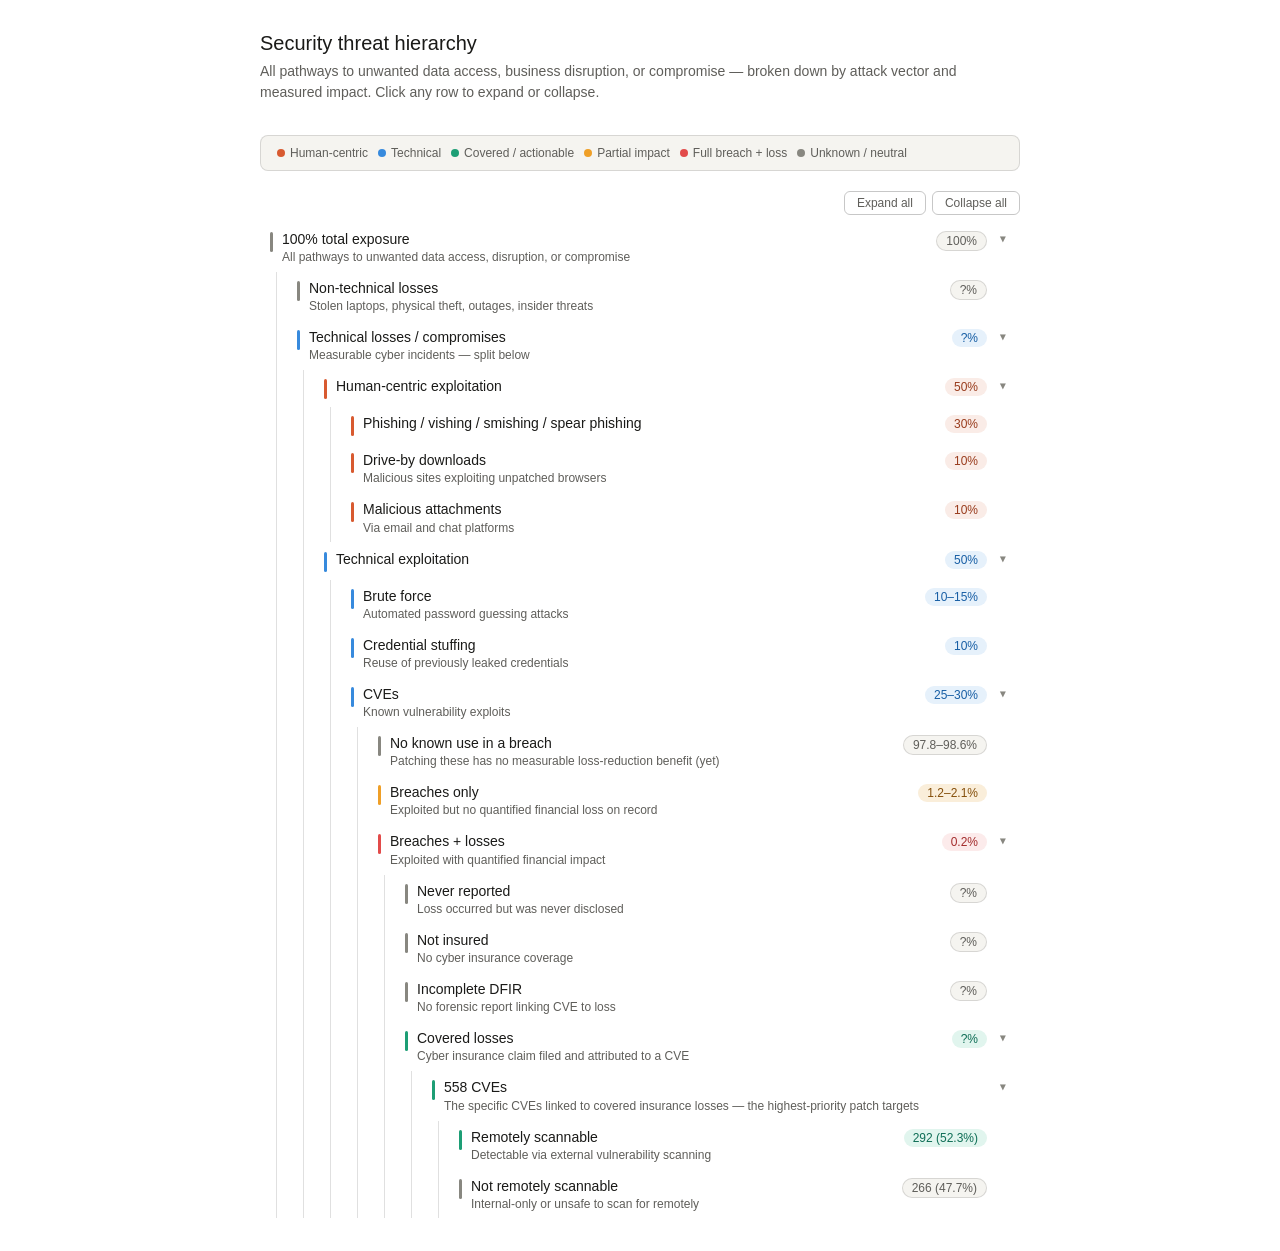
<file: infographic-v3.html>
<!DOCTYPE html>
<html lang="en">
<head>
  <meta charset="UTF-8">
  <meta name="viewport" content="width=device-width, initial-scale=1.0">
  <title>Security Threat Hierarchy</title>
  <style>
    *, *::before, *::after { box-sizing: border-box; margin: 0; padding: 0; }

    :root {
      --bg: #ffffff;
      --bg2: #f5f4f0;
      --border: rgba(0,0,0,0.12);
      --border2: rgba(0,0,0,0.22);
      --text: #1a1a18;
      --text2: #5f5e5a;
      --text3: #888780;
      --radius: 8px;
    }

    @media (prefers-color-scheme: dark) {
      :root {
        --bg: #1c1c1a;
        --bg2: #252522;
        --border: rgba(255,255,255,0.1);
        --border2: rgba(255,255,255,0.2);
        --text: #e8e6de;
        --text2: #9c9a92;
        --text3: #6b6a64;
      }
    }

    body {
      font-family: -apple-system, BlinkMacSystemFont, "Segoe UI", Roboto, sans-serif;
      background: var(--bg);
      color: var(--text);
      min-height: 100vh;
      padding: 2rem 1rem;
    }

    .page {
      max-width: 760px;
      margin: 0 auto;
    }

    .page-header {
      margin-bottom: 2rem;
    }

    .page-header h1 {
      font-size: 20px;
      font-weight: 500;
      color: var(--text);
      margin-bottom: 0.4rem;
    }

    .page-header p {
      font-size: 14px;
      color: var(--text2);
      line-height: 1.5;
    }

    .legend {
      display: flex;
      gap: 10px;
      flex-wrap: wrap;
      margin-bottom: 1.25rem;
      font-size: 12px;
      color: var(--text2);
      padding: 0.6rem 1rem;
      border-radius: var(--radius);
      background: var(--bg2);
      border: 0.5px solid var(--border);
    }

    .li {
      display: flex;
      align-items: center;
      gap: 5px;
    }

    .ld {
      width: 8px;
      height: 8px;
      border-radius: 50%;
      flex-shrink: 0;
    }

    .ctrl-row {
      display: flex;
      justify-content: flex-end;
      margin-bottom: 0.5rem;
      gap: 6px;
    }

    .ctrl-btn {
      font-size: 12px;
      color: var(--text2);
      background: none;
      border: 0.5px solid var(--border2);
      border-radius: 6px;
      padding: 4px 12px;
      cursor: pointer;
      font-family: inherit;
      transition: background 0.1s;
    }

    .ctrl-btn:hover {
      background: var(--bg2);
    }

    /* Tree */
    .tnode { margin: 1px 0; }

    .trow {
      display: flex;
      align-items: flex-start;
      gap: 9px;
      padding: 7px 10px;
      border-radius: var(--radius);
      transition: background 0.1s;
    }

    .trow.clickable {
      cursor: pointer;
    }

    .trow.clickable:hover {
      background: var(--bg2);
    }

    .cbar {
      width: 3px;
      height: 20px;
      border-radius: 2px;
      flex-shrink: 0;
      margin-top: 2px;
    }

    .tinfo {
      flex: 1;
      min-width: 0;
    }

    .tlabel {
      font-size: 14px;
      color: var(--text);
      line-height: 1.3;
    }

    .tnote {
      font-size: 12px;
      color: var(--text2);
      margin-top: 2px;
    }

    .tpct {
      font-size: 12px;
      font-weight: 500;
      padding: 2px 9px;
      border-radius: 20px;
      white-space: nowrap;
      flex-shrink: 0;
      margin-top: 1px;
    }

    .tchev {
      font-size: 10px;
      color: var(--text3);
      width: 14px;
      text-align: center;
      flex-shrink: 0;
      transition: transform 0.2s;
      margin-top: 4px;
    }

    .tnode.open > .trow .tchev {
      transform: rotate(90deg);
    }

    .tchildren {
      padding-left: 10px;
      border-left: 0.5px solid var(--border);
      margin-left: 16px;
    }

    .tnode.closed > .tchildren {
      display: none;
    }

    /* Color bars */
    .cb-gray   { background: #888780; }
    .cb-blue   { background: #378ADD; }
    .cb-coral  { background: #D85A30; }
    .cb-teal   { background: #1D9E75; }
    .cb-amber  { background: #EF9F27; }
    .cb-red    { background: #E24B4A; }

    /* Badges - light mode */
    .tb-gray   { background: var(--bg2); color: var(--text2); border: 0.5px solid var(--border); }
    .tb-blue   { background: #E6F1FB; color: #185FA5; }
    .tb-coral  { background: #FAECE7; color: #993C1D; }
    .tb-teal   { background: #E1F5EE; color: #0F6E56; }
    .tb-amber  { background: #FAEEDA; color: #854F0B; }
    .tb-red    { background: #FCEBEB; color: #A32D2D; }

    /* Badges - dark mode overrides */
    @media (prefers-color-scheme: dark) {
      .tb-blue  { background: #042C53; color: #85B7EB; }
      .tb-coral { background: #4A1B0C; color: #F0997B; }
      .tb-teal  { background: #04342C; color: #5DCAA5; }
      .tb-amber { background: #412402; color: #EF9F27; }
      .tb-red   { background: #501313; color: #F09595; }
    }
  </style>
</head>
<body>
  <div class="page">
    <div class="page-header">
      <h1>Security threat hierarchy</h1>
      <p>All pathways to unwanted data access, business disruption, or compromise — broken down by attack vector and measured impact. Click any row to expand or collapse.</p>
    </div>

    <div class="legend">
      <span class="li"><span class="ld" style="background:#D85A30"></span> Human-centric</span>
      <span class="li"><span class="ld" style="background:#378ADD"></span> Technical</span>
      <span class="li"><span class="ld" style="background:#1D9E75"></span> Covered / actionable</span>
      <span class="li"><span class="ld" style="background:#EF9F27"></span> Partial impact</span>
      <span class="li"><span class="ld" style="background:#E24B4A"></span> Full breach + loss</span>
      <span class="li"><span class="ld" style="background:#888780"></span> Unknown / neutral</span>
    </div>

    <div class="ctrl-row">
      <button class="ctrl-btn" onclick="setAll(true)">Expand all</button>
      <button class="ctrl-btn" onclick="setAll(false)">Collapse all</button>
    </div>

    <div id="tt"></div>
  </div>

  <script>
    const D = {
      id: 'root', label: '100% total exposure', note: 'All pathways to unwanted data access, disruption, or compromise', pct: '100%', color: 'gray', open: true,
      children: [
        {
          id: 'nontch', label: 'Non-technical losses', note: 'Stolen laptops, physical theft, outages, insider threats', pct: '?%', color: 'gray', children: []
        },
        {
          id: 'tech', label: 'Technical losses / compromises', note: 'Measurable cyber incidents — split below', pct: '?%', color: 'blue', open: true,
          children: [
            {
              id: 'human', label: 'Human-centric exploitation', pct: '50%', color: 'coral', open: true,
              children: [
                { id: 'phish',  label: 'Phishing / vishing / smishing / spear phishing', pct: '30%', color: 'coral', children: [] },
                { id: 'drby',   label: 'Drive-by downloads', note: 'Malicious sites exploiting unpatched browsers', pct: '10%', color: 'coral', children: [] },
                { id: 'malat',  label: 'Malicious attachments', note: 'Via email and chat platforms', pct: '10%', color: 'coral', children: [] }
              ]
            },
            {
              id: 'techex', label: 'Technical exploitation', pct: '50%', color: 'blue', open: true,
              children: [
                { id: 'brute', label: 'Brute force', note: 'Automated password guessing attacks', pct: '10–15%', color: 'blue', children: [] },
                { id: 'cred',  label: 'Credential stuffing', note: 'Reuse of previously leaked credentials', pct: '10%', color: 'blue', children: [] },
                {
                  id: 'cves', label: 'CVEs', note: 'Known vulnerability exploits', pct: '25–30%', color: 'blue', open: true,
                  children: [
                    { id: 'unused', label: 'No known use in a breach', note: 'Patching these has no measurable loss-reduction benefit (yet)', pct: '97.8–98.6%', color: 'gray', children: [] },
                    { id: 'bonly',  label: 'Breaches only', note: 'Exploited but no quantified financial loss on record', pct: '1.2–2.1%', color: 'amber', children: [] },
                    {
                      id: 'bloss', label: 'Breaches + losses', note: 'Exploited with quantified financial impact', pct: '0.2%', color: 'red',
                      children: [
                        { id: 'norep',  label: 'Never reported', note: 'Loss occurred but was never disclosed', pct: '?%', color: 'gray', children: [] },
                        { id: 'noins',  label: 'Not insured', note: 'No cyber insurance coverage', pct: '?%', color: 'gray', children: [] },
                        { id: 'nodfir', label: 'Incomplete DFIR', note: 'No forensic report linking CVE to loss', pct: '?%', color: 'gray', children: [] },
                        {
                          id: 'cov', label: 'Covered losses', note: 'Cyber insurance claim filed and attributed to a CVE', pct: '?%', color: 'teal',
                          children: [
                            {
                              id: 'c558', label: '558 CVEs', note: 'The specific CVEs linked to covered insurance losses — the highest-priority patch targets', pct: '', color: 'teal',
                              children: [
                                { id: 'scan',   label: 'Remotely scannable', note: 'Detectable via external vulnerability scanning', pct: '292 (52.3%)', color: 'teal', children: [] },
                                { id: 'noscan', label: 'Not remotely scannable', note: 'Internal-only or unsafe to scan for remotely', pct: '266 (47.7%)', color: 'gray', children: [] }
                              ]
                            }
                          ]
                        }
                      ]
                    }
                  ]
                }
              ]
            }
          ]
        }
      ]
    };

    function render(n) {
      const hc = n.children && n.children.length > 0;
      const isOpen = n.open !== false;
      return `
        <div class="tnode ${hc ? (isOpen ? 'open' : 'closed') : ''}" id="n-${n.id}">
          <div class="trow ${hc ? 'clickable' : ''}" ${hc ? `onclick="tog('${n.id}')"` : ''}>
            <div class="cbar cb-${n.color}"></div>
            <div class="tinfo">
              <div class="tlabel">${n.label}</div>
              ${n.note ? `<div class="tnote">${n.note}</div>` : ''}
            </div>
            ${n.pct ? `<span class="tpct tb-${n.color}">${n.pct}</span>` : ''}
            ${hc
              ? `<span class="tchev">&#9658;</span>`
              : `<span style="width:14px;flex-shrink:0"></span>`
            }
          </div>
          ${hc ? `<div class="tchildren">${n.children.map(c => render(c)).join('')}</div>` : ''}
        </div>`;
    }

    function tog(id) {
      const el = document.getElementById('n-' + id);
      el.classList.toggle('open');
      el.classList.toggle('closed');
    }

    function setAll(open) {
      document.querySelectorAll('.tnode').forEach(el => {
        if (el.querySelector('.tchildren')) {
          el.classList.toggle('open', open);
          el.classList.toggle('closed', !open);
        }
      });
    }

    document.getElementById('tt').innerHTML = render(D);
  </script>
</body>
</html>
</file>
<file: static/css/main-20260212.css>
/* CVEdata.com v3 - Main Stylesheet - 2026-02-12 */

@import url('https://fonts.googleapis.com/css2?family=Inter:wght@300;400;500;600;700;800;900&display=swap');

*, *::before, *::after { margin: 0; padding: 0; box-sizing: border-box; }

:root {
  --black: #111111;
  --white: #FFFFFF;
  --off-white: #F7F7F7;
  --accent: #E63946;
  --accent-light: rgba(230, 57, 70, 0.08);
  --accent-medium: rgba(230, 57, 70, 0.15);
  --gray-100: #F5F5F5;
  --gray-200: #E5E5E5;
  --gray-300: #D4D4D4;
  --gray-400: #A3A3A3;
  --gray-500: #737373;
  --gray-600: #525252;
  --gray-700: #404040;
  --orange: #F97316;
  --yellow: #EAB308;
  --green: #22C55E;
  --font: 'Inter', -apple-system, 'Helvetica Neue', Arial, sans-serif;
  --grid: 8px;
  --max-width: 1320px;
  --section-padding: calc(var(--grid) * 12);
}

html { font-size: 16px; scroll-behavior: smooth; -webkit-font-smoothing: antialiased; -moz-osx-font-smoothing: grayscale; overflow-x: hidden; }
body { font-family: var(--font); color: var(--black); background: var(--white); line-height: 1.5; overflow-x: hidden; }

.container { max-width: var(--max-width); margin: 0 auto; padding: 0 calc(var(--grid) * 4); width: 100%; }
section { padding: var(--section-padding) 0; }

h1, h2, h3, h4, h5, h6 { text-align: left; font-weight: 700; letter-spacing: -0.02em; line-height: 1.15; }
h1 { font-size: 3.5rem; }
h2 { font-size: 2.25rem; margin-bottom: calc(var(--grid) * 3); }
h3 { font-size: 1.375rem; font-weight: 600; margin-bottom: calc(var(--grid) * 2); }
p { text-align: left; font-size: 1.125rem; line-height: 1.6; color: var(--gray-600); max-width: 640px; }
.label { font-size: 0.75rem; font-weight: 600; letter-spacing: 0.08em; text-transform: uppercase; color: var(--gray-400); }

/* NAV */
nav { position: fixed; top: 0; left: 0; right: 0; z-index: 100; background: rgba(255,255,255,0.92); backdrop-filter: blur(12px); -webkit-backdrop-filter: blur(12px); border-bottom: 1px solid var(--gray-200); }
nav .container { display: flex; align-items: center; justify-content: space-between; height: calc(var(--grid) * 7); }
.nav-brand { font-weight: 700; font-size: 0.875rem; letter-spacing: -0.01em; }
.nav-brand a { text-decoration: none; color: inherit; }
.nav-brand span { color: var(--accent); }
.nav-links { display: flex; gap: calc(var(--grid) * 3); list-style: none; }
.nav-links a { font-size: 0.8125rem; font-weight: 500; color: var(--gray-500); text-decoration: none; transition: color 0.2s; }
.nav-links a:hover { color: var(--black); }

/* HERO */
.hero { padding-top: calc(var(--grid) * 20); padding-bottom: var(--section-padding); min-height: 85vh; display: flex; align-items: center; }
.hero-content { display: grid; grid-template-columns: 1fr 1fr; gap: calc(var(--grid) * 8); align-items: center; }
.hero h1 { margin-bottom: calc(var(--grid) * 3); }
.hero h1 span { color: var(--accent); }
.hero p { font-size: 1.25rem; margin-bottom: calc(var(--grid) * 4); }
.hero-stats { display: grid; grid-template-columns: 1fr 1fr; gap: calc(var(--grid) * 3); }
.hero-stat { padding: calc(var(--grid) * 3); border: 1px solid var(--gray-200); transition: border-color 0.25s ease, background 0.25s ease; cursor: default; }
.hero-stat:hover { border-color: var(--accent); background: var(--accent-light); }
.hero-stat .number { font-size: 2.5rem; font-weight: 800; letter-spacing: -0.03em; line-height: 1.1; margin-bottom: calc(var(--grid) * 0.5); font-variant-numeric: tabular-nums; }
.hero-stat .number.accent { color: var(--accent); }
.hero-stat .desc { font-size: 0.8125rem; color: var(--gray-500); line-height: 1.4; }
.scroll-hint { margin-top: calc(var(--grid) * 6); display: flex; align-items: center; gap: calc(var(--grid) * 1.5); font-size: 0.8125rem; color: var(--gray-400); }
.scroll-hint .arrow { width: 24px; height: 24px; border: 1px solid var(--gray-300); border-radius: 50%; display: flex; align-items: center; justify-content: center; animation: bounce 2s ease infinite; }
@keyframes bounce { 0%, 100% { transform: translateY(0); } 50% { transform: translateY(4px); } }

/* DIVIDER */
.divider { border: none; border-top: 1px solid var(--gray-200); margin: 0; }

/* SECTION HEADERS */
.section-header { margin-bottom: calc(var(--grid) * 6); }
.section-header .label { margin-bottom: calc(var(--grid) * 1.5); display: block; }
.section-label-row { display: flex; align-items: center; gap: calc(var(--grid) * 1.5); margin-bottom: calc(var(--grid) * 1.5); }
.section-label-row .label { margin-bottom: 0; display: inline; }
.section-header p { margin-top: calc(var(--grid) * 2); }

/* COPY LINK BUTTON - Swiss Design: minimal, geometric */
.copy-link-btn { display: inline-flex; align-items: center; justify-content: center; width: 28px; height: 28px; padding: 0; border: 1px solid var(--gray-300); background: var(--white); color: var(--gray-500); cursor: pointer; transition: all 0.2s ease; border-radius: 4px; }
.copy-link-btn:hover { border-color: var(--gray-500); color: var(--black); background: var(--gray-100); }
.copy-link-btn:active { transform: scale(0.96); }
.copy-link-btn svg { flex-shrink: 0; }

/* TOAST - Link copied feedback */
.copy-toast { position: fixed; bottom: calc(var(--grid) * 4); left: 50%; transform: translateX(-50%) translateY(100px); padding: calc(var(--grid) * 2) calc(var(--grid) * 4); background: var(--black); color: var(--white); font-size: 0.8125rem; font-weight: 500; letter-spacing: 0.02em; border-radius: 4px; opacity: 0; transition: transform 0.3s ease, opacity 0.3s ease; z-index: 1000; box-shadow: 0 4px 12px rgba(0,0,0,0.15); }
.copy-toast.visible { transform: translateX(-50%) translateY(0); opacity: 1; }

/* CHART CONTAINER */
.chart-container { position: relative; width: 100%; height: 400px; margin: calc(var(--grid) * 4) 0; max-width: 100%; }
.data-unavailable { padding: calc(var(--grid) * 6); text-align: center; color: var(--gray-500); font-size: 0.9375rem; background: var(--gray-100); border: 1px dashed var(--gray-300); border-radius: 4px; }

/* INSIGHT CARDS */
.insight-cards { display: grid; grid-template-columns: repeat(3, 1fr); gap: calc(var(--grid) * 3); margin-top: calc(var(--grid) * 5); }
.insight-card { padding: calc(var(--grid) * 3); border-left: 3px solid var(--gray-200); transition: border-color 0.25s ease; }
.insight-card:hover { border-left-color: var(--accent); }
.insight-card .number { font-size: 1.75rem; font-weight: 800; letter-spacing: -0.02em; margin-bottom: calc(var(--grid) * 0.5); }
.insight-card .desc { font-size: 0.875rem; color: var(--gray-500); line-height: 1.5; }

/* SEVERITY */
.severity-grid { display: grid; grid-template-columns: repeat(4, 1fr); gap: calc(var(--grid) * 3); margin: calc(var(--grid) * 5) 0; }
.severity-card { padding: calc(var(--grid) * 4) calc(var(--grid) * 3); border: 1px solid var(--gray-200); cursor: pointer; transition: all 0.3s ease; position: relative; overflow: hidden; }
.severity-card::before { content: ''; position: absolute; top: 0; left: 0; right: 0; height: 3px; transition: height 0.3s ease, filter 0.2s ease; }
.severity-card.critical::before { background: var(--accent); }
.severity-card.high::before { background: var(--orange); }
.severity-card.medium::before { background: var(--yellow); }
.severity-card.low::before { background: var(--green); }
.severity-card:hover::before { height: 5px; filter: brightness(1.15); }
.severity-card.active { border-color: var(--black); background: var(--gray-100); }
.severity-card .severity-name { font-size: 0.75rem; font-weight: 600; letter-spacing: 0.06em; text-transform: uppercase; color: var(--gray-400); margin-bottom: var(--grid); }
.severity-card .severity-count { font-size: 2rem; font-weight: 800; letter-spacing: -0.02em; margin-bottom: calc(var(--grid) * 0.5); }
.severity-card .severity-pct { font-size: 0.875rem; color: var(--gray-500); }
.severity-detail { padding: calc(var(--grid) * 4); background: var(--gray-100); margin-bottom: calc(var(--grid) * 4); display: none; }
.severity-detail.visible { display: block; }
.severity-detail h3 { margin-bottom: var(--grid); }
.severity-detail p { font-size: 1rem; max-width: 100%; }
.severity-bar-container { margin: calc(var(--grid) * 4) 0; height: calc(var(--grid) * 6); display: flex; border-radius: 2px; overflow: hidden; gap: 2px; }
.severity-bar-segment { height: 100%; transition: flex 0.6s ease, filter 0.2s ease; cursor: pointer; position: relative; }
.severity-bar-segment.critical { background: var(--accent); }
.severity-bar-segment.high { background: var(--orange); }
.severity-bar-segment.medium { background: var(--yellow); }
.severity-bar-segment.low { background: var(--green); }
.severity-bar-segment:hover { filter: brightness(1.15); }
.severity-bar-segment .bar-tooltip { position: absolute; bottom: calc(100% + 8px); left: 50%; transform: translateX(-50%); background: var(--black); color: var(--white); font-size: 0.75rem; font-weight: 500; padding: 4px 10px; border-radius: 2px; white-space: nowrap; opacity: 0; pointer-events: none; transition: opacity 0.2s; }
.severity-bar-segment:hover .bar-tooltip { opacity: 1; }

/* TOGGLE GROUP */
.toggle-group { display: inline-flex; border: 1px solid var(--gray-200); margin: calc(var(--grid) * 3) 0; }
.toggle-btn { padding: calc(var(--grid) * 1) calc(var(--grid) * 3); font-family: var(--font); font-size: 0.8125rem; font-weight: 500; border: none; background: var(--white); color: var(--gray-500); cursor: pointer; transition: all 0.2s; }
.toggle-btn.active { background: var(--black); color: var(--white); }
.toggle-btn:hover:not(.active) { background: var(--gray-100); }
.tab-panel { display: none; }
.tab-panel.active { display: block; }
.dark-section .toggle-group { border-color: var(--gray-600); }
.dark-section .toggle-btn { background: var(--gray-700); color: var(--gray-400); }
.dark-section .toggle-btn.active { background: var(--white); color: var(--black); }
.dark-section .toggle-btn:hover:not(.active) { background: var(--gray-600); color: var(--white); }

/* PROGRESS BAR ROW */
.progress-bar-row { display: flex; align-items: center; gap: calc(var(--grid) * 2); margin-bottom: calc(var(--grid) * 2); }
.progress-bar-row .pb-label { width: 48px; font-size: 0.8125rem; font-weight: 600; color: var(--gray-600); flex-shrink: 0; }
.progress-bar-track { flex: 1; height: 28px; background: var(--gray-100); position: relative; overflow: hidden; }
.progress-bar-fill { height: 100%; background: var(--accent); width: 0; transition: width 1.2s cubic-bezier(0.25, 0.46, 0.45, 0.94); }
.progress-bar-fill span { font-size: 0.75rem; font-weight: 600; white-space: nowrap; }
.progress-bar-fill.wide-bar { display: flex; align-items: center; justify-content: flex-end; padding-right: 8px; }
.progress-bar-fill.wide-bar span { color: var(--white); }
.progress-bar-fill.narrow-bar { position: relative; overflow: visible; }
.progress-bar-fill.narrow-bar span { color: var(--gray-600); position: absolute; right: 0; top: 50%; transform: translate(calc(100% + 8px), -50%); }
.progress-bar-row .pb-value { width: 72px; font-size: 0.8125rem; color: var(--gray-500); text-align: right; flex-shrink: 0; }

/* DARK SECTION */
.dark-section { background: var(--black); color: var(--white); padding: var(--section-padding) 0; }
.dark-section .label { color: var(--gray-400); }
.dark-section p { color: var(--gray-400); }
.dark-section h2 { color: var(--white); }
.dark-section .insight-card { border-left-color: var(--gray-700); }
.dark-section .insight-card:hover { border-left-color: var(--accent); }
.dark-section .insight-card .number { color: var(--white); }
.dark-section .insight-card .desc { color: var(--gray-400); }

/* DOT GRID */
.dot-grid { display: grid; grid-template-columns: repeat(50, 1fr); gap: 3px; margin: calc(var(--grid) * 4) 0; }
.dot { aspect-ratio: 1; border-radius: 50%; background: var(--gray-700); transition: all 0.4s ease; cursor: pointer; }
.dot.exploited { background: var(--accent); box-shadow: 0 0 6px rgba(230, 57, 70, 0.4); }
.dot.high-sev { background: var(--orange); box-shadow: 0 0 6px rgba(249, 115, 22, 0.4); }
.dot.med-sev { background: var(--yellow); box-shadow: 0 0 6px rgba(234, 179, 8, 0.4); }
.dot:hover { transform: scale(1.35); filter: brightness(1.15); }

/* STAT ROW */
.stat-row { display: grid; grid-template-columns: repeat(3, 1fr); gap: calc(var(--grid) * 4); margin: calc(var(--grid) * 5) 0; }
.stat-row.four-col { grid-template-columns: repeat(4, 1fr); }
.stat-item { padding: calc(var(--grid) * 3); border-left: 3px solid var(--gray-200); transition: border-color 0.25s ease; }
.stat-item:hover { border-left-color: var(--accent); }
.stat-item .number { font-size: 1.75rem; font-weight: 800; letter-spacing: -0.02em; margin-bottom: calc(var(--grid) * 0.5); }
.stat-item .number.accent { color: var(--accent); }
.stat-item .desc { font-size: 0.875rem; color: var(--gray-500); line-height: 1.5; }
.dark-section .stat-item { border-left-color: var(--gray-700); }
.dark-section .stat-item:hover { border-left-color: var(--accent); }
.dark-section .stat-item .number { color: var(--white); }
.dark-section .stat-item .desc { color: var(--gray-400); }

/* HORIZONTAL BAR */
.hbar-group { margin: calc(var(--grid) * 4) 0; }
.hbar-row { display: flex; align-items: center; gap: calc(var(--grid) * 2); margin-bottom: calc(var(--grid) * 1.5); }
.hbar-label { width: 120px; font-size: 0.8125rem; font-weight: 500; color: var(--gray-600); flex-shrink: 0; text-align: left; }
.hbar-track { flex: 1; height: 24px; background: var(--gray-100); position: relative; }
.hbar-fill { height: 100%; transition: width 1s ease; display: flex; align-items: center; padding-left: calc(var(--grid) * 1); }
.hbar-fill.red { background: var(--accent); }
.hbar-fill.gray { background: var(--gray-300); }
.hbar-fill.orange { background: var(--orange); }
.hbar-fill span { font-size: 0.75rem; font-weight: 600; color: var(--white); white-space: nowrap; }
.hbar-value { width: 48px; font-size: 0.8125rem; font-weight: 600; color: var(--gray-600); flex-shrink: 0; text-align: right; }

/* GLOBAL COVERAGE: overlap + disagreement bars */
.global-coverage-block { margin-bottom: calc(var(--grid) * 3); }
.global-coverage-block .hbar-row { margin-bottom: calc(var(--grid) * 0.5); }
.global-coverage-block .hbar-row-sub { margin-bottom: 0; }
.global-coverage-block .hbar-row-sub .hbar-track { height: 18px; }
.global-coverage-block .hbar-row-sub .hbar-fill span { font-size: 0.6875rem; }
.hbar-sublabel { font-size: 0.75rem; font-weight: 400; color: var(--gray-500); }

/* HEATMAP GRID */
.heatmap-grid { display: grid; grid-template-columns: auto repeat(3, 1fr); gap: 4px; margin: calc(var(--grid) * 4) 0; max-width: 500px; }
.heatmap-label { font-size: 0.75rem; font-weight: 600; color: var(--gray-500); display: flex; align-items: center; padding: calc(var(--grid) * 1); }
.heatmap-label.col-header { justify-content: center; }
.heatmap-cell { padding: calc(var(--grid) * 3); text-align: left; font-size: 0.8125rem; font-weight: 700; transition: transform 0.2s; cursor: default; position: relative; }
.heatmap-cell:hover { transform: scale(1.06); z-index: 2; }
.heatmap-cell .cell-count { font-size: 1.25rem; font-weight: 800; }
.heatmap-cell .cell-desc { font-size: 0.6875rem; font-weight: 400; margin-top: 2px; opacity: 0.8; }

/* PAIRED BARS */
.paired-bar-section { margin-bottom: calc(var(--grid) * 4); }
.paired-bar-section h4 { font-size: 0.875rem; font-weight: 600; margin-bottom: calc(var(--grid) * 2); color: var(--gray-600); }
.paired-row { display: flex; align-items: center; gap: calc(var(--grid) * 2); margin-bottom: calc(var(--grid) * 1); }
.paired-label { width: 100px; font-size: 0.75rem; font-weight: 500; color: var(--gray-500); flex-shrink: 0; }
.paired-track { flex: 1; display: flex; gap: 2px; height: 20px; }
.paired-fill { height: 100%; display: flex; align-items: center; padding-left: 6px; transition: width 1s ease; }
.paired-fill span { font-size: 0.6875rem; font-weight: 600; color: var(--white); }
.paired-fill.all-bar { background: var(--gray-400); }
.paired-fill.exploit-bar { background: var(--accent); }

/* SPEED */
.speed-comparison { display: grid; grid-template-columns: 1fr 1fr; gap: calc(var(--grid) * 8); align-items: start; margin: calc(var(--grid) * 6) 0; }
.speed-metric { padding: calc(var(--grid) * 4) 0; }
.speed-metric .day-range { font-size: 0.8125rem; font-weight: 600; letter-spacing: 0.04em; text-transform: uppercase; color: var(--gray-400); margin-bottom: calc(var(--grid) * 1); }
.speed-metric .big-number { font-size: 6rem; font-weight: 900; letter-spacing: -0.04em; line-height: 1; margin-bottom: var(--grid); }
.speed-metric .unit { font-size: 1.5rem; font-weight: 300; color: var(--gray-400); }
.speed-metric .context { font-size: 1rem; font-weight: 600; color: var(--gray-600); margin-top: calc(var(--grid) * 2); }
.speed-metric .desc { font-size: 0.9375rem; color: var(--gray-500); margin-top: calc(var(--grid) * 1); max-width: 400px; }
.timeline { margin: calc(var(--grid) * 6) 0; position: relative; padding-left: calc(var(--grid) * 8); }
.timeline.empty { display: none; }
.timeline::before { content: ''; position: absolute; left: calc(var(--grid) * 3); top: 0; bottom: 0; width: 2px; background: var(--gray-200); }
.timeline-item { position: relative; padding: calc(var(--grid) * 2) 0; opacity: 0; transform: translateX(-10px); transition: all 0.4s ease; }
.timeline-item.visible { opacity: 1; transform: translateX(0); }
.timeline-item::before { content: ''; position: absolute; left: calc(var(--grid) * -5 - 5px); top: calc(var(--grid) * 2.5); width: 12px; height: 12px; border-radius: 50%; border: 2px solid var(--gray-300); background: var(--white); transition: all 0.3s; }
.timeline-item.active::before { border-color: var(--accent); background: var(--accent); box-shadow: 0 0 0 4px rgba(230, 57, 70, 0.15); }
.timeline-item .tl-year { font-size: 0.75rem; font-weight: 600; letter-spacing: 0.06em; text-transform: uppercase; color: var(--gray-400); }
.timeline-item .tl-value { font-size: 1.5rem; font-weight: 800; letter-spacing: -0.02em; }
.timeline-item .tl-desc { font-size: 0.875rem; color: var(--gray-500); }

/* RANSOMWARE */
.ransom-grid { display: grid; grid-template-columns: 2fr 1fr; gap: calc(var(--grid) * 6); align-items: start; margin: calc(var(--grid) * 5) 0; }
.ransom-chart-container { height: 350px; position: relative; max-width: 100%; }
.ransom-facts { display: flex; flex-direction: column; gap: calc(var(--grid) * 3); }
.ransom-fact { padding: calc(var(--grid) * 3); border: 1px solid var(--gray-200); transition: border-color 0.3s; }
.ransom-fact:hover { border-color: var(--accent); }
.ransom-fact .number { font-size: 1.5rem; font-weight: 800; letter-spacing: -0.02em; }
.ransom-fact .desc { font-size: 0.8125rem; color: var(--gray-500); margin-top: 4px; }

/* TAKEAWAYS */
.takeaway-grid { display: grid; grid-template-columns: repeat(2, 1fr); gap: calc(var(--grid) * 3); margin: calc(var(--grid) * 5) 0; }
.takeaway-card { padding: calc(var(--grid) * 4); border: 1px solid var(--gray-200); transition: all 0.3s; }
.takeaway-card:hover { border-color: var(--accent); background: var(--accent-light); }
.takeaway-card .takeaway-num { font-size: 3rem; font-weight: 900; color: var(--gray-200); line-height: 1; margin-bottom: calc(var(--grid) * 2); letter-spacing: -0.03em; }
.takeaway-card h3 { font-size: 1.125rem; margin-bottom: calc(var(--grid) * 1.5); }
.takeaway-card p { font-size: 0.9375rem; color: var(--gray-500); max-width: 100%; }

/* CVSS VERSION CARDS */
.version-cards { display: grid; grid-template-columns: repeat(3, 1fr); gap: calc(var(--grid) * 3); margin-top: calc(var(--grid) * 5); }
.version-card { padding: calc(var(--grid) * 3); border: 1px solid var(--gray-200); }
.version-card h4 { font-size: 1rem; font-weight: 700; margin-bottom: var(--grid); }
.version-card p { font-size: 0.8125rem; color: var(--gray-500); max-width: 100%; }

/* EXPLANATION BOX */
.explanation { padding: calc(var(--grid) * 3); background: var(--gray-100); border-left: 3px solid var(--accent); margin: calc(var(--grid) * 4) 0; }
.explanation p { font-size: 0.9375rem; color: var(--gray-600); max-width: 100%; }

/* FOOTER */
footer { padding: calc(var(--grid) * 6) 0; border-top: 1px solid var(--gray-200); }
footer .container { display: flex; justify-content: space-between; align-items: flex-start; }
.footer-left { font-size: 0.8125rem; color: var(--gray-400); }
.footer-left a { color: var(--gray-500); text-decoration: none; transition: color 0.2s; }
.footer-left a:hover { color: var(--accent); }
.footer-sources { text-align: left; font-size: 0.75rem; color: var(--gray-400); max-width: 480px; border-left: 1px solid var(--gray-200); padding-left: calc(var(--grid) * 3); }
.footer-sources a { color: var(--gray-500); text-decoration: none; }
.footer-sources a:hover { color: var(--accent); }
.footer-updated { font-size: 0.75rem; color: var(--gray-400); margin-top: calc(var(--grid) * 3); padding-top: calc(var(--grid) * 2); border-top: 1px solid var(--gray-200); }

/* ANIMATIONS */
.fade-in { opacity: 0; transform: translateY(20px); transition: opacity 0.6s ease, transform 0.6s ease; }
.fade-in.visible { opacity: 1; transform: translateY(0); }

/* Chart entrance animations - scroll-triggered, one-shot */
.chart-enter {
  opacity: 0;
  transform: translateY(10px);
}
.chart-enter-active {
  opacity: 1;
  transform: translateY(0);
  transition: opacity 320ms ease-in-out, transform 320ms cubic-bezier(0.34, 1.56, 0.64, 1);
  will-change: transform, opacity;
}
.chart-enter-active.will-change-cleanup {
  will-change: auto;
}

/* RESPONSIVE */
@media (max-width: 900px) {
  h1 { font-size: 2.5rem; }
  h2 { font-size: 1.75rem; }
  .hero-content { grid-template-columns: 1fr; }
  .hero-stats { grid-template-columns: 1fr 1fr; }
  .severity-grid { grid-template-columns: 1fr 1fr; }
  .insight-cards { grid-template-columns: 1fr; }
  .speed-comparison { grid-template-columns: 1fr; }
  .ransom-grid { grid-template-columns: 1fr; }
  .takeaway-grid { grid-template-columns: 1fr; }
  .stat-row { grid-template-columns: 1fr; }
  .stat-row.four-col { grid-template-columns: 1fr 1fr; }
  .dot-grid { grid-template-columns: repeat(25, 1fr); }
  .speed-metric .big-number { font-size: 4rem; }
  .nav-links { display: none; }
  .heatmap-grid { max-width: 100%; }
  .version-cards { grid-template-columns: 1fr; }
  .paired-label { width: 80px; }
  .hbar-label { width: 90px; }
  .chart-container { height: 300px; }
  .ransom-chart-container { height: 280px; }
}

@media (max-width: 480px) {
  h1 { font-size: 1.75rem; }
  h2 { font-size: 1.375rem; }
  p { font-size: 1rem; }
  .container { padding: 0 calc(var(--grid) * 2); }
  section { padding: calc(var(--grid) * 8) 0; }
  .hero { padding-top: calc(var(--grid) * 12); min-height: auto; }
  .hero p { font-size: 1rem; }
  .hero-stats { grid-template-columns: 1fr 1fr; }
  .hero-stat .number { font-size: 1.75rem; }
  .severity-grid { grid-template-columns: 1fr; }
  .severity-card .severity-count { font-size: 1.5rem; }
  .stat-row.four-col { grid-template-columns: 1fr; }
  .dot-grid { grid-template-columns: repeat(10, 1fr); }
  .speed-metric .big-number { font-size: 3rem; }
  .hbar-label { width: 70px; font-size: 0.75rem; }
  .hbar-track { height: 20px; }
  .hbar-fill span { font-size: 0.625rem; }
  .paired-label { width: 60px; font-size: 0.6875rem; }
  .paired-track { height: 16px; }
  .paired-fill span { font-size: 0.625rem; }
  .heatmap-grid { overflow-x: auto; -webkit-overflow-scrolling: touch; }
  .chart-container { height: 250px; }
  .ransom-chart-container { height: 220px; }
  .insight-card .number { font-size: 1.375rem; }
  .stat-item .number { font-size: 1.375rem; }
  .takeaway-card .takeaway-num { font-size: 2rem; }
  .progress-bar-fill.narrow-bar span { font-size: 0.625rem; }
  .progress-bar-fill.wide-bar span { font-size: 0.625rem; }
  .progress-bar-row .pb-value { font-size: 0.6875rem; width: 60px; }
  .progress-bar-row .pb-label { width: 36px; font-size: 0.75rem; }
  footer .container { flex-direction: column; gap: calc(var(--grid) * 2); }
}
</file>
